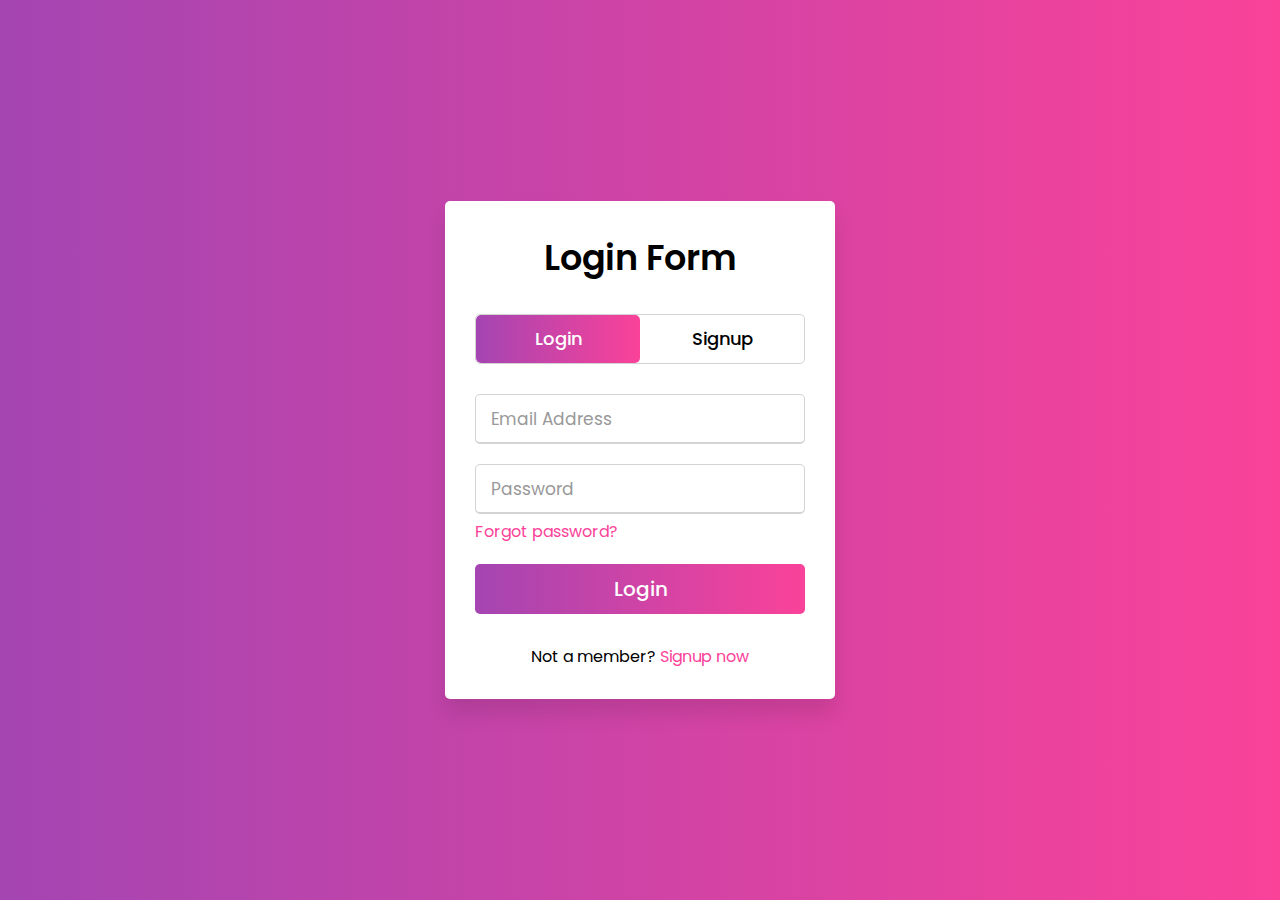
<file: login_n.html>
<!DOCTYPE html>

<html>
    <style>
        @import url('https://fonts.googleapis.com/css?family=Poppins:400,500,600,700&display=swap');
        *{
        margin: 0;
        padding: 0;
        box-sizing: border-box;
        font-family: 'Poppins', sans-serif;
        }
        html,body{
        display: grid;
        height: 100%;
        width: 100%;
        place-items: center;
        background: -webkit-linear-gradient(left, #a445b2, #fa4299);
        }
        ::selection{
        background-image: linear-gradient( rgba(0, 0, 0, 0.6), rgba(7, 4, 0, 0.2) ),url(img/footer-bg-1.png);
        background-size: cover;
        color: #fff;
        }
        .wrapper{
        overflow: hidden;
        max-width: 390px;
        background: #fff;
        padding: 30px;
        border-radius: 5px;
        box-shadow: 0px 15px 20px rgba(0,0,0,0.1);
        }
        .wrapper .title-text{
        display: flex;
        width: 200%;
        }
        .wrapper .title{
        width: 50%;
        font-size: 35px;
        font-weight: 600;
        text-align: center;
        transition: all 0.6s cubic-bezier(0.68,-0.55,0.265,1.55);
        }
        .wrapper .slide-controls{
        position: relative;
        display: flex;
        height: 50px;
        width: 100%;
        overflow: hidden;
        margin: 30px 0 10px 0;
        justify-content: space-between;
        border: 1px solid lightgrey;
        border-radius: 5px;
        }
        .slide-controls .slide{
        height: 100%;
        width: 100%;
        color: #fff;
        font-size: 18px;
        font-weight: 500;
        text-align: center;
        line-height: 48px;
        cursor: pointer;
        z-index: 1;
        transition: all 0.6s ease;
        }
        .slide-controls label.signup{
        color: #000;
        }
        .slide-controls .slider-tab{
        position: absolute;
        height: 100%;
        width: 50%;
        left: 0;
        z-index: 0;
        border-radius: 5px;
        background: -webkit-linear-gradient(left, #a445b2, #fa4299);
        transition: all 0.6s cubic-bezier(0.68,-0.55,0.265,1.55);
        }
        input[type="radio"]{
        display: none;
        }
        #signup:checked ~ .slider-tab{
        left: 50%;
        }
        #signup:checked ~ label.signup{
        color: #fff;
        cursor: default;
        user-select: none;
        }
        #signup:checked ~ label.login{
        color: #000;
        }
        #login:checked ~ label.signup{
        color: #000;
        }
        #login:checked ~ label.login{
            cursor: default;
            user-select: none;
        }
        .wrapper .form-container{
            width: 100%;
            overflow: hidden;
        }
        .form-container .form-inner{
            display: flex;
            width: 200%;
        }
        .form-container .form-inner form{
            width: 50%;
            transition: all 0.6s cubic-bezier(0.68,-0.55,0.265,1.55);
        }
        .form-inner form .field{
            height: 50px;
            width: 100%;
            margin-top: 20px;
        }
        .form-inner form .field input{
            height: 100%;
            width: 100%;
            outline: none;
            padding-left: 15px;
            border-radius: 5px;
            border: 1px solid lightgrey;
            border-bottom-width: 2px;
            font-size: 17px;
            transition: all 0.3s ease;
        }
        .form-inner form .field input:focus{
        border-color: #fc83bb;
        /* box-shadow: inset 0 0 3px #fb6aae; */
        }
        .form-inner form .field input::placeholder{
            color: #999;
            transition: all 0.3s ease;
        }
        form .field input:focus::placeholder{
        color: #b3b3b3;
        }
        .form-inner form .pass-link{
        margin-top: 5px;
        }
        .form-inner form .signup-link{
            text-align: center;
            margin-top: 30px;
        }
        .form-inner form .pass-link a,
        .form-inner form .signup-link a{
            color: #fa4299;
            text-decoration: none;
        }
        .form-inner form .pass-link a:hover,
        .form-inner form .signup-link a:hover{
        text-decoration: underline;
        }
        form .btn{
            height: 50px;
            width: 100%;
            border-radius: 5px;
            position: relative;
            overflow: hidden;
        }
        form .btn .btn-layer{
            height: 100%;
            width: 300%;
            position: absolute;
            left: -100%;
            background: -webkit-linear-gradient(right, #a445b2, #fa4299, #a445b2, #fa4299);
            border-radius: 5px;
            transition: all 0.4s ease;;
        }
        form .btn:hover .btn-layer{
        left: 0;
        }
        form .btn input[type="submit"]{
            height: 100%;
            width: 100%;
            z-index: 1;
            position: relative;
            background: none;
            border: none;
            color: #fff;
            padding-left: 0;
            border-radius: 5px;
            font-size: 20px;
            font-weight: 500;
            cursor: pointer;
        }
    </style>
    <div class="wrapper">
    <div class="title-text">
      <div class="title login">
        Login Form
      </div>
      <div class="title signup">
        Signup Form
      </div>
    </div>
    <div class="form-container">
      <div class="slide-controls">
        <input type="radio" name="slide" id="login" checked>
        <input type="radio" name="slide" id="signup">
        <label for="login" class="slide login">Login</label>
        <label for="signup" class="slide signup">Signup</label>
        <div class="slider-tab"></div>
      </div>
      <div class="form-inner">
        <form action="#" class="login">
          <div class="field">
            <input type="text" placeholder="Email Address" required>
          </div>
          <div class="field">
            <input type="password" placeholder="Password" required>
          </div>
          <div class="pass-link">
            <a href="#">Forgot password?</a>
          </div>
          <div class="field btn">
            <div class="btn-layer"></div>
            <input type="submit" value="Login">
          </div>
          <div class="signup-link">
            Not a member? <a href="">Signup now</a>
          </div>
        </form>
        <form action="#" class="signup">
          <div class="field">
            <input type="text" placeholder="Email Address" required>
          </div>
          <div class="field">
            <input type="password" placeholder="Password" required>
          </div>
          <div class="field">
            <input type="password" placeholder="Confirm password" required>
          </div>
          <div class="field btn">
            <div class="btn-layer"></div>
            <input type="submit" value="Signup">
          </div>
        </form>
      </div>
    </div>
  </div>
  <script>
    const loginText = document.querySelector(".title-text .login");
    const loginForm = document.querySelector("form.login");
    const loginBtn = document.querySelector("label.login");
    const signupBtn = document.querySelector("label.signup");
    const signupLink = document.querySelector("form .signup-link a");
    signupBtn.onclick = (()=>{
    loginForm.style.marginLeft = "-50%";
    loginText.style.marginLeft = "-50%";});
    loginBtn.onclick = (()=>{
        loginForm.style.marginLeft = "0%";
        loginText.style.marginLeft = "0%";});
    signupLink.onclick = (()=>{
    signupBtn.click();
    return false;
    });
  </script>
</html>
</file>
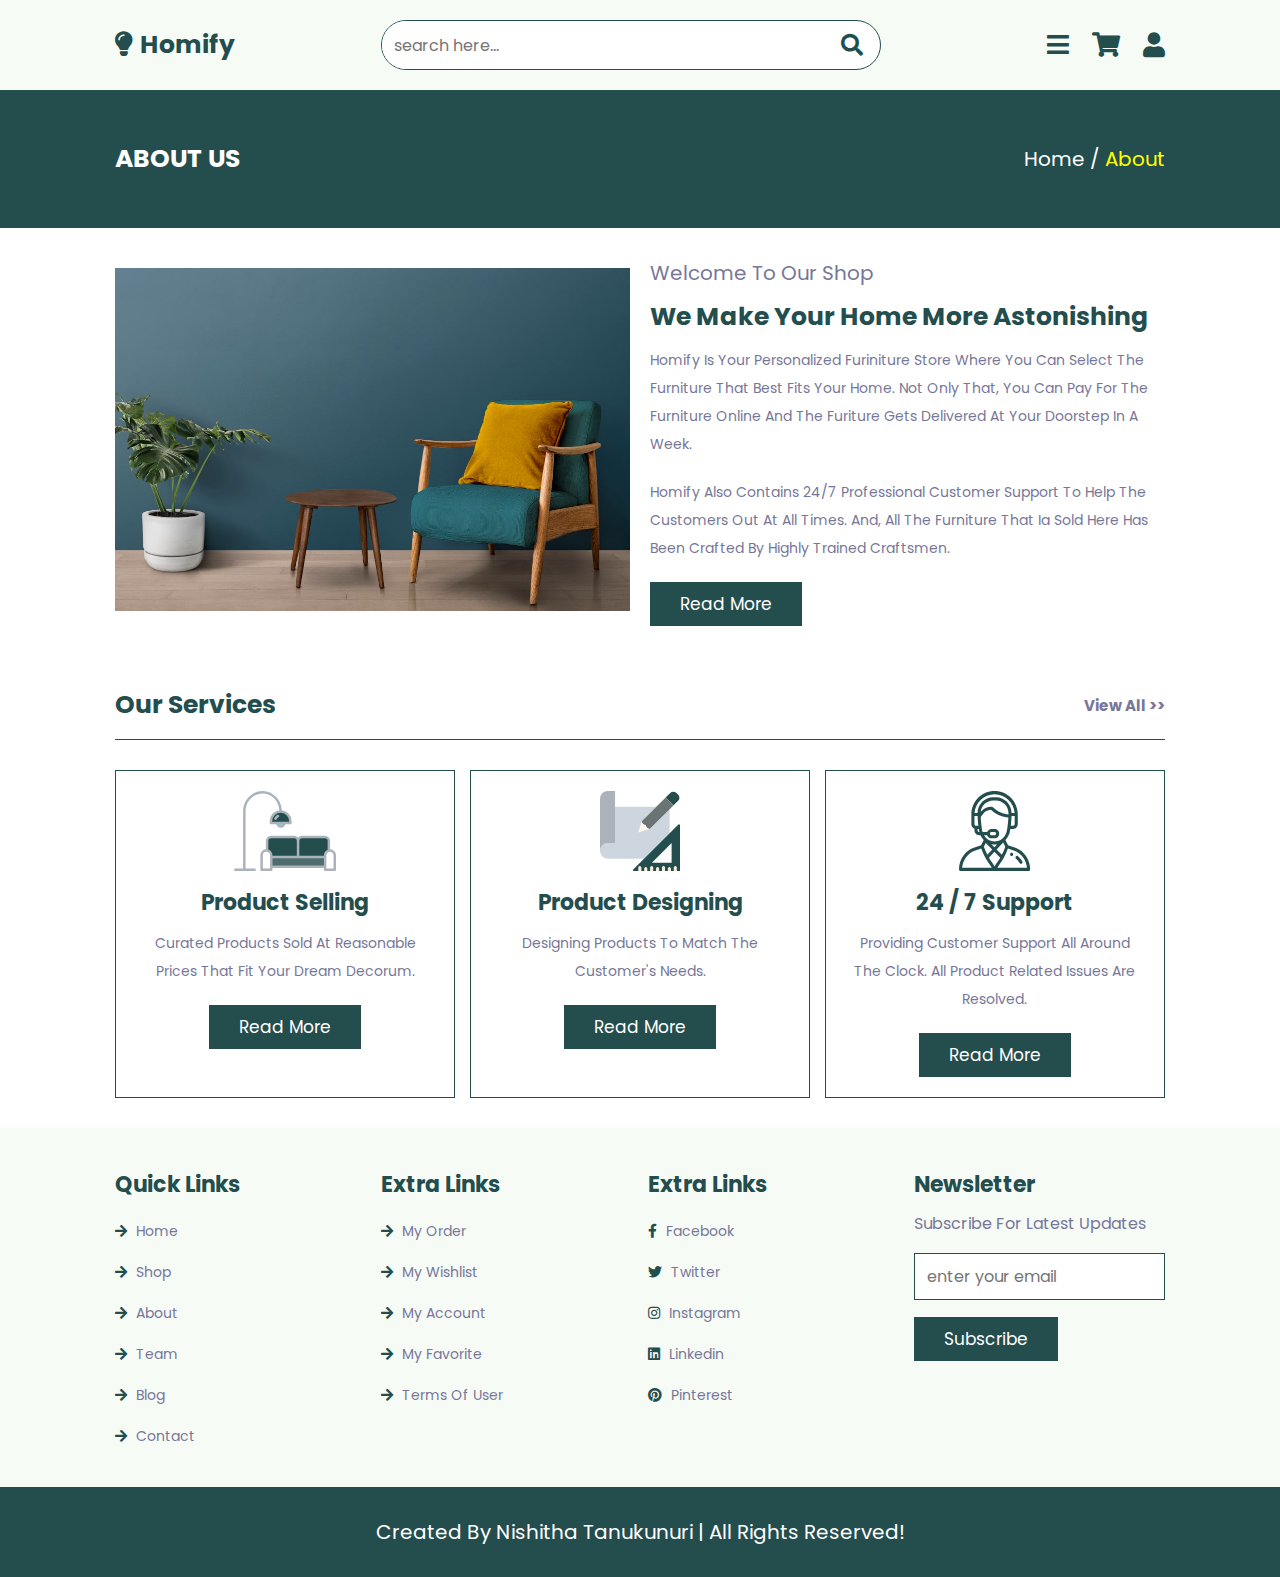
<file: furniture website/about.html>
<!DOCTYPE html>
<html lang="en">
<head>
    <meta charset="UTF-8">
    <meta http-equiv="X-UA-Compatible" content="IE=edge">
    <meta name="viewport" content="width=device-width, initial-scale=1.0">
    <title>about</title>

    <!-- font awesome cdn link  -->
    <link rel="stylesheet" href="https://cdnjs.cloudflare.com/ajax/libs/font-awesome/5.15.4/css/all.min.css">

    <!-- custom css file link  -->
    <link rel="stylesheet" href="css/style.css">

</head>
<body>

<!-- header section starts  -->

<header class="header">

    <a href="home.html" class="logo"> <i class="fas fa-lightbulb"></i> Homify </a>

    <form action="" class="search-form">
        <input type="search" placeholder="search here..." id="search-box">
        <label for="search-box" class="fas fa-search"></label>
    </form>

    <div class="icons">
        <div id="menu-btn" class="fas fa-bars"></div>
        <div id="search-btn" class="fas fa-search"></div>
        <div id="cart-btn" class="fas fa-shopping-cart"></div>
        <div id="login-btn" class="fas fa-user"></div>
    </div>

</header>

<!-- header section ends  -->

<!-- closer btn  -->

<div id="closer" class="fas fa-times"></div>

<!-- navbar  -->

<nav class="navbar">
    <a href="home.html">home</a>
    <a href="shop.html">shop</a>
    <a href="about.html">about</a>
    <a href="blog.html">blog</a>
    <a href="contact.html">contact</a>
</nav>

<!-- shopping cart  -->

<div class="shopping-cart">

    <div class="box">
        <i class="fas fa-times"></i>
        <img src="image/cart-img-1.jpg" alt="">
        <div class="content">
            <h3>designer chair</h3>
            <span class="quantity"> 1 </span>
            <span class="multiply"> x </span>
            <span class="price"> $140.00 </span>
        </div>
    </div>

    <div class="box">
        <i class="fas fa-times"></i>
        <img src="image/cart-img-2.jpg" alt="">
        <div class="content">
            <h3>teakwood chair</h3>
            <span class="quantity"> 1 </span>
            <span class="multiply"> x </span>
            <span class="price"> $140.00 </span>
        </div>
    </div>

    <div class="box">
        <i class="fas fa-times"></i>
        <img src="image/cart-img-3.jpg" alt="">
        <div class="content">
            <h3>book holder</h3>
            <span class="quantity"> 1 </span>
            <span class="multiply"> x </span>
            <span class="price"> $140.00 </span>
        </div>
    </div>

    <div class="box">
        <i class="fas fa-times"></i>
        <img src="image/cart-img-4.jpg" alt="">
        <div class="content">
            <h3>resting chair</h3>
            <span class="quantity"> 1 </span>
            <span class="multiply"> x </span>
            <span class="price"> $140.00 </span>
        </div>
    </div>

    <h3 class="total"> total : <span>$560.00</span> </h3>

    <a href="./paymentform.html" class="btn">checkout cart</a>

</div>


<!-- login form  -->

<div class="login-form">

    <form action="">
        <h3>login form</h3>
        <input type="email" placeholder="enter your email" class="box">
        <input type="password" placeholder="enter your password" class="box">
        <div class="remember">
            <input type="checkbox" name="" id="remember-me">
            <label for="remember-me">remember me</label>
        </div>
        <a href="./profile.html" class="btn">submit</a>
        <p>forgot password? <a href="#">click here</a></p>
        <p>don't have an account? <a href="#">create now</a></p>
    </form>

</div>

<section class="heading">
    <h3>about us</h3>
    <p> <a href="home.html">home</a> / <span>about</span> </p>
</section>

<section class="about">

    <div class="image">
        <img src="image/about-img.jpg" alt="">
    </div>

    <div class="content">
        <span>welcome to our shop</span>
        <h3>we make your home more astonishing</h3>
        <p>Homify is your personalized furiniture store where you can select the furniture that best fits your home. Not only that, you can pay for the furniture online and the furiture gets delivered at your doorstep in a week.</p>
        <p>Homify also contains 24/7 professional customer support to help the customers out at all times. And, all the furniture that ia sold here has been crafted by highly trained craftsmen.</p>
        <a href="read.html" class="btn">read more</a>
    </div>

</section>

<section class="services">

    <h1 class="title"> <span>our services</span> <a href="#">view all >></a> </h1>

    <div class="box-container">

        <div class="box">
            <img src="image/serv-1.svg" alt="">
            <h3>product selling</h3>
            <p>Curated products sold at reasonable prices that fit your dream decorum.</p>
            <a href="read.html" class="btn">read more</a>
        </div>

        <div class="box">
            <img src="image/serv-2.svg" alt="">
            <h3>product designing</h3>
            <p>Designing products to match the customer's needs.</p>
            <a href="read.html" class="btn">read more</a>
        </div>

        <div class="box">
            <img src="image/serv-3.svg" alt="">
            <h3>24 / 7 support</h3>
            <p>Providing Customer Support all around the clock. All product related issues are resolved.</p>
            <a href="read.html" class="btn">read more</a>
        </div>

    </div>

</section>

<!-- footer section  -->

<section class="footer">

    <div class="box-container">

        <div class="box">
            <h3>quick links</h3>
            <a href="home.html"> <i class="fas fa-arrow-right"></i> home</a>
            <a href="shop.html"> <i class="fas fa-arrow-right"></i> shop</a>
            <a href="about.html"> <i class="fas fa-arrow-right"></i> about</a>
            <a href="team.html"> <i class="fas fa-arrow-right"></i> team</a>
            <a href="blog.html"> <i class="fas fa-arrow-right"></i> blog</a>
            <a href="contact.html"> <i class="fas fa-arrow-right"></i> contact</a>
        </div>

        <div class="box">
            <h3>extra links</h3>
            <a href="#"> <i class="fas fa-arrow-right"></i> my order</a>
            <a href="#"> <i class="fas fa-arrow-right"></i> my wishlist</a>
            <a href="#"> <i class="fas fa-arrow-right"></i> my account</a>
            <a href="#"> <i class="fas fa-arrow-right"></i> my favorite</a>
            <a href="#"> <i class="fas fa-arrow-right"></i> terms of user</a>
        </div>

        <div class="box">
            <h3>extra links</h3>
            <a href="#"> <i class="fab fa-facebook-f"></i> facebook</a>
            <a href="#"> <i class="fab fa-twitter"></i> twitter</a>
            <a href="#"> <i class="fab fa-instagram"></i> instagram</a>
            <a href="#"> <i class="fab fa-linkedin"></i> linkedin</a>
            <a href="#"> <i class="fab fa-pinterest"></i> pinterest</a>
        </div>

        <div class="box">
            <h3>newsletter</h3>
            <p>subscribe for latest updates</p>
            <form action="">
                <input type="email" name="" placeholder="enter your email" id="">
                <input type="submit" value="subscribe" class="btn">
            </form>
        </div>

    </div>

</section>

<section class="credit">
    Created by Nishitha Tanukunuri | All Rights Reserved!
</section>

<!-- custom js file link  -->
<script src="js/script.js"></script>
    
</body>
</html>
</file>
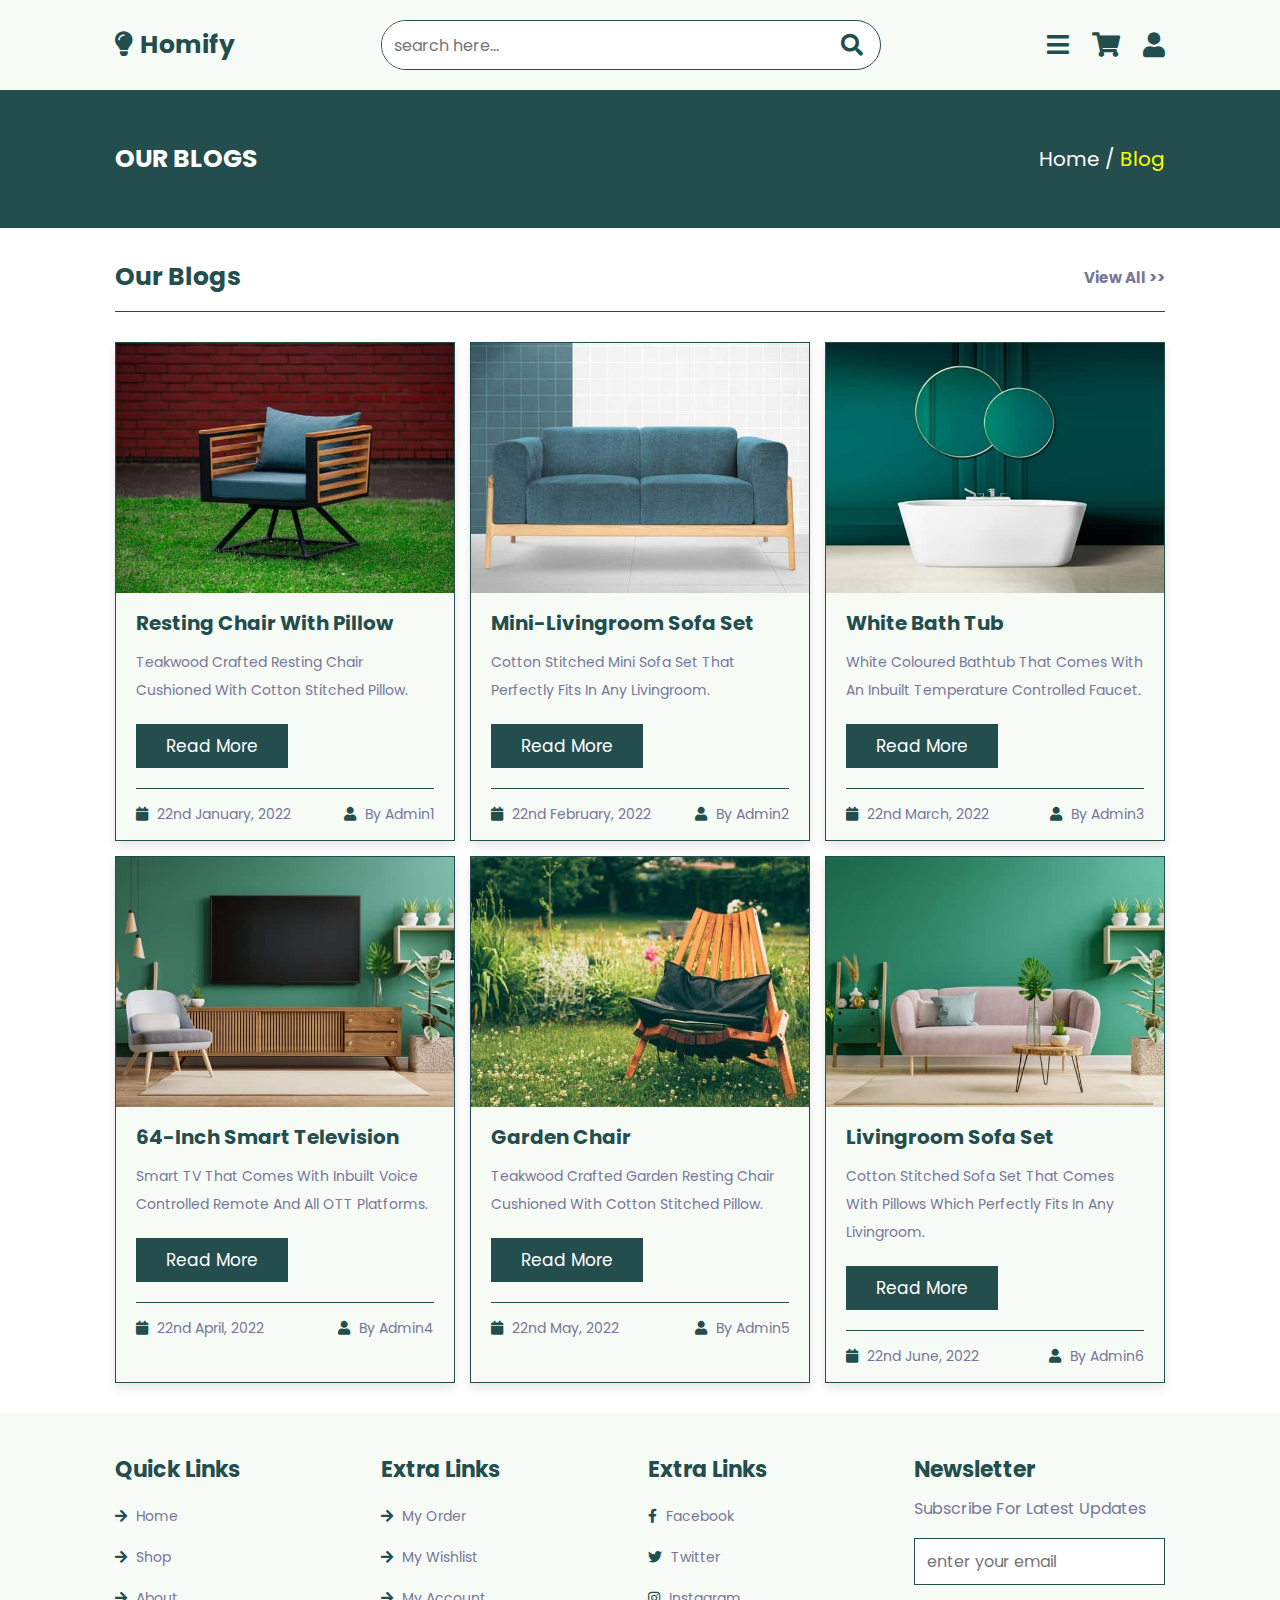
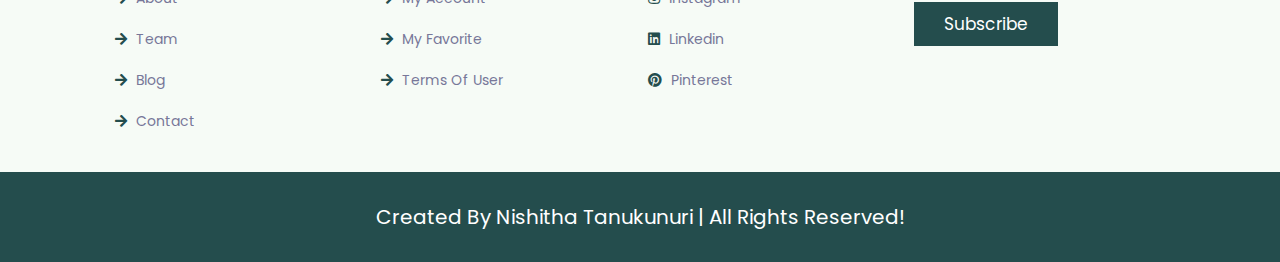
<file: furniture website/blog.html>
<!DOCTYPE html>
<html lang="en">
<head>
    <meta charset="UTF-8">
    <meta http-equiv="X-UA-Compatible" content="IE=edge">
    <meta name="viewport" content="width=device-width, initial-scale=1.0">
    <title>blog</title>

    <!-- font awesome cdn link  -->
    <link rel="stylesheet" href="https://cdnjs.cloudflare.com/ajax/libs/font-awesome/5.15.4/css/all.min.css">

    <!-- custom css file link  -->
    <link rel="stylesheet" href="css/style.css">

</head>
<body>

<!-- header section starts  -->

<header class="header">

    <a href="home.html" class="logo"> <i class="fas fa-lightbulb"></i> Homify </a>

    <form action="" class="search-form">
        <input type="search" placeholder="search here..." id="search-box">
        <label for="search-box" class="fas fa-search"></label>
    </form>

    <div class="icons">
        <div id="menu-btn" class="fas fa-bars"></div>
        <div id="search-btn" class="fas fa-search"></div>
        <div id="cart-btn" class="fas fa-shopping-cart"></div>
        <div id="login-btn" class="fas fa-user"></div>
    </div>

</header>

<!-- header section ends  -->

<!-- closer btn  -->

<div id="closer" class="fas fa-times"></div>

<!-- navbar  -->

<nav class="navbar">
    <a href="home.html">home</a>
    <a href="shop.html">shop</a>
    <a href="about.html">about</a>
    <a href="blog.html">blog</a>
    <a href="contact.html">contact</a>
</nav>

<!-- shopping cart  -->

<div class="shopping-cart">

    <div class="box">
        <i class="fas fa-times"></i>
        <img src="image/cart-img-1.jpg" alt="">
        <div class="content">
            <h3>designer chair</h3>
            <span class="quantity"> 1 </span>
            <span class="multiply"> x </span>
            <span class="price"> $140.00 </span>
        </div>
    </div>

    <div class="box">
        <i class="fas fa-times"></i>
        <img src="image/cart-img-2.jpg" alt="">
        <div class="content">
            <h3>teakwood chair</h3>
            <span class="quantity"> 1 </span>
            <span class="multiply"> x </span>
            <span class="price"> $140.00 </span>
        </div>
    </div>

    <div class="box">
        <i class="fas fa-times"></i>
        <img src="image/cart-img-3.jpg" alt="">
        <div class="content">
            <h3>book holder</h3>
            <span class="quantity"> 1 </span>
            <span class="multiply"> x </span>
            <span class="price"> $140.00 </span>
        </div>
    </div>

    <div class="box">
        <i class="fas fa-times"></i>
        <img src="image/cart-img-4.jpg" alt="">
        <div class="content">
            <h3>resting chair</h3>
            <span class="quantity"> 1 </span>
            <span class="multiply"> x </span>
            <span class="price"> $140.00 </span>
        </div>
    </div>

    <h3 class="total"> total : <span>$560.00</span> </h3>

    <a href="./paymentform.html" class="btn">checkout cart</a>

</div>

<!-- login form  -->

<div class="login-form">

    <form action="">
        <h3>login form</h3>
        <input type="email" placeholder="enter your email" class="box">
        <input type="password" placeholder="enter your password" class="box">
        <div class="remember">
            <input type="checkbox" name="" id="remember-me">
            <label for="remember-me">remember me</label>
        </div>
        <a href="./profile.html" class="btn">submit</a>
        <p>forgot password? <a href="#">click here</a></p>
        <p>don't have an account? <a href="#">create now</a></p>
    </form>

</div>


<section class="heading">
    <h3>our blogs</h3>
    <p> <a href="home.html">home</a> / <span>blog</span> </p>
</section>

<section class="blog">

    <h1 class="title"> <span>our blogs</span> <a href="#">view all >></a> </h1>

    <div class="box-container">

        <div class="box">
            <div class="image">
                <img src="image/blog-1.jpg" alt="">
            </div>
            <div class="content">
                <h3>Resting chair with pillow</h3>
                <p>Teakwood crafted resting chair cushioned with cotton stitched pillow.</p>
                <a href="#" class="btn">read more</a>
                <div class="icons">
                    <a href="#"> <i class="fas fa-calendar"></i> 22nd january, 2022 </a>
                    <a href="#"> <i class="fas fa-user"></i> by admin1 </a>
                </div>
            </div>
        </div>
        
        <div class="box">
            <div class="image">
                <img src="image/blog-2.jpg" alt="">
            </div>
            <div class="content">
                <h3>Mini-Livingroom Sofa Set</h3>
                <p>Cotton stitched mini sofa set that perfectly fits in any livingroom.</p>
                <a href="#" class="btn">read more</a>
                <div class="icons">
                    <a href="#"> <i class="fas fa-calendar"></i> 22nd february, 2022 </a>
                    <a href="#"> <i class="fas fa-user"></i> by admin2 </a>
                </div>
            </div>
        </div>


        <div class="box">
            <div class="image">
                <img src="image/blog-3.jpg" alt="">
            </div>
            <div class="content">
                <h3>White Bath Tub</h3>
                <p>White coloured bathtub that comes with an inbuilt temperature controlled faucet.</p>
                <a href="#" class="btn">read more</a>
                <div class="icons">
                    <a href="#"> <i class="fas fa-calendar"></i> 22nd march, 2022 </a>
                    <a href="#"> <i class="fas fa-user"></i> by admin3 </a>
                </div>
            </div>
        </div>

        <div class="box">
            <div class="image">
                <img src="image/blog-4.jpg" alt="">
            </div>
            <div class="content">
                <h3>64-inch Smart Television</h3>
                <p>Smart TV that comes with inbuilt voice controlled remote and all OTT platforms.</p>
                <a href="#" class="btn">read more</a>
                <div class="icons">
                    <a href="#"> <i class="fas fa-calendar"></i> 22nd april, 2022 </a>
                    <a href="#"> <i class="fas fa-user"></i> by admin4 </a>
                </div>
            </div>
        </div>

        <div class="box">
            <div class="image">
                <img src="image/blog-5.jpg" alt="">
            </div>
            <div class="content">
                <h3>Garden chair</h3>
                <p>Teakwood crafted garden resting chair cushioned with cotton stitched pillow.</p>
                <a href="#" class="btn">read more</a>
                <div class="icons">
                    <a href="#"> <i class="fas fa-calendar"></i> 22nd may, 2022 </a>
                    <a href="#"> <i class="fas fa-user"></i> by admin5 </a>
                </div>
            </div>
        </div>

        <div class="box">
            <div class="image">
                <img src="image/blog-6.jpg" alt="">
            </div>
            <div class="content">
                <h3>Livingroom sofa set</h3>
                <p>Cotton stitched sofa set that comes with pillows which perfectly fits in any livingroom.</p>
                <a href="#" class="btn">read more</a>
                <div class="icons">
                    <a href="#"> <i class="fas fa-calendar"></i> 22nd june, 2022 </a>
                    <a href="#"> <i class="fas fa-user"></i> by admin6 </a>
                </div>
            </div>
        </div>

    </div>

</section>

<!-- footer section  -->

<section class="footer">

    <div class="box-container">

        <div class="box">
            <h3>quick links</h3>
            <a href="home.html"> <i class="fas fa-arrow-right"></i> home</a>
            <a href="shop.html"> <i class="fas fa-arrow-right"></i> shop</a>
            <a href="about.html"> <i class="fas fa-arrow-right"></i> about</a>
            <a href="team.html"> <i class="fas fa-arrow-right"></i> team</a>
            <a href="blog.html"> <i class="fas fa-arrow-right"></i> blog</a>
            <a href="contact.html"> <i class="fas fa-arrow-right"></i> contact</a>
        </div>

        <div class="box">
            <h3>extra links</h3>
            <a href="#"> <i class="fas fa-arrow-right"></i> my order</a>
            <a href="#"> <i class="fas fa-arrow-right"></i> my wishlist</a>
            <a href="#"> <i class="fas fa-arrow-right"></i> my account</a>
            <a href="#"> <i class="fas fa-arrow-right"></i> my favorite</a>
            <a href="#"> <i class="fas fa-arrow-right"></i> terms of user</a>
        </div>

        <div class="box">
            <h3>extra links</h3>
            <a href="#"> <i class="fab fa-facebook-f"></i> facebook</a>
            <a href="#"> <i class="fab fa-twitter"></i> twitter</a>
            <a href="#"> <i class="fab fa-instagram"></i> instagram</a>
            <a href="#"> <i class="fab fa-linkedin"></i> linkedin</a>
            <a href="#"> <i class="fab fa-pinterest"></i> pinterest</a>
        </div>

        <div class="box">
            <h3>newsletter</h3>
            <p>subscribe for latest updates</p>
            <form action="">
                <input type="email" name="" placeholder="enter your email" id="">
                <input type="submit" value="subscribe" class="btn">
            </form>
        </div>

    </div>

</section>

<section class="credit">
    Created by Nishitha Tanukunuri | All Rights Reserved!
</section>

<!-- custom js file link  -->
<script src="js/script.js"></script>
    
</body>
</html>
</file>
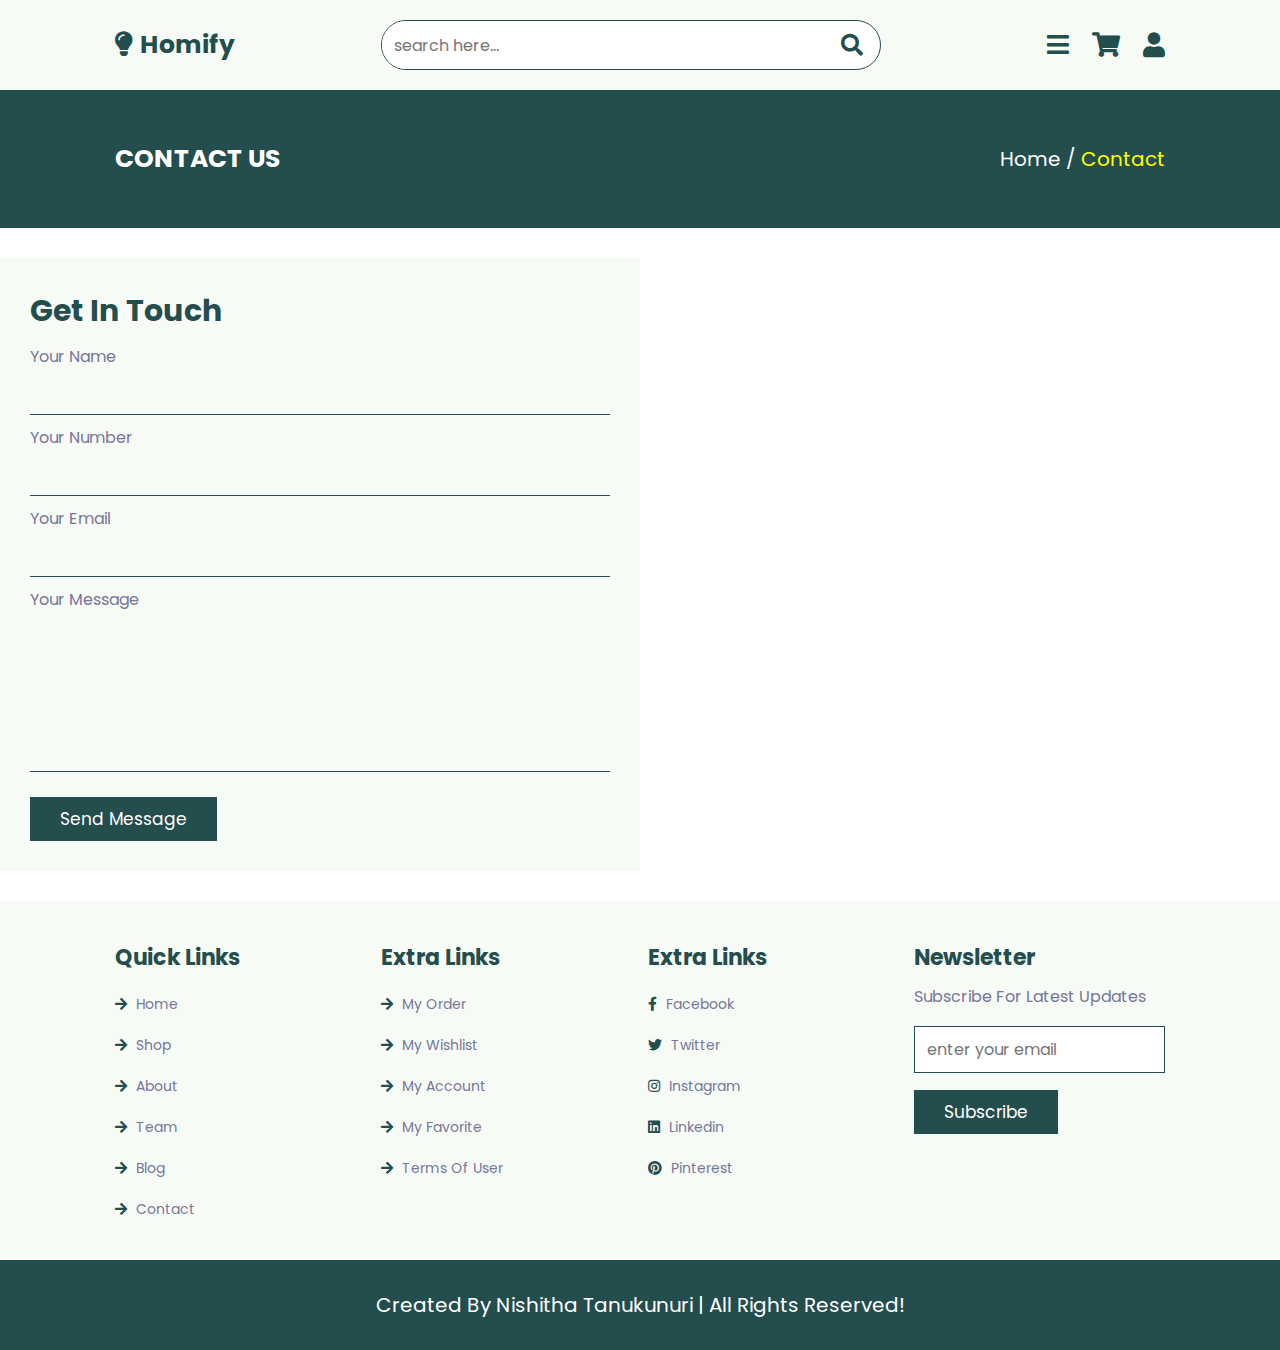
<file: furniture website/contact.html>
<!DOCTYPE html>
<html lang="en">
<head>
    <meta charset="UTF-8">
    <meta http-equiv="X-UA-Compatible" content="IE=edge">
    <meta name="viewport" content="width=device-width, initial-scale=1.0">
    <title>contact</title>

    <!-- font awesome cdn link  -->
    <link rel="stylesheet" href="https://cdnjs.cloudflare.com/ajax/libs/font-awesome/5.15.4/css/all.min.css">

    <!-- custom css file link  -->
    <link rel="stylesheet" href="css/style.css">

</head>
<body>

<!-- header section starts  -->

<header class="header">

    <a href="home.html" class="logo"> <i class="fas fa-lightbulb"></i> Homify </a>

    <form action="" class="search-form">
        <input type="search" placeholder="search here..." id="search-box">
        <label for="search-box" class="fas fa-search"></label>
    </form>

    <div class="icons">
        <div id="menu-btn" class="fas fa-bars"></div>
        <div id="search-btn" class="fas fa-search"></div>
        <div id="cart-btn" class="fas fa-shopping-cart"></div>
        <div id="login-btn" class="fas fa-user"></div>
    </div>

</header>

<!-- header section ends  -->

<!-- closer btn  -->

<div id="closer" class="fas fa-times"></div>

<!-- navbar  -->

<nav class="navbar">
    <a href="home.html">home</a>
    <a href="shop.html">shop</a>
    <a href="about.html">about</a>
    <a href="blog.html">blog</a>
    <a href="contact.html">contact</a>
</nav>

<!-- shopping cart  -->

<div class="shopping-cart">

    <div class="box">
        <i class="fas fa-times"></i>
        <img src="image/cart-img-1.jpg" alt="">
        <div class="content">
            <h3>designer chair</h3>
            <span class="quantity"> 1 </span>
            <span class="multiply"> x </span>
            <span class="price"> $140.00 </span>
        </div>
    </div>

    <div class="box">
        <i class="fas fa-times"></i>
        <img src="image/cart-img-2.jpg" alt="">
        <div class="content">
            <h3>teakwood chair</h3>
            <span class="quantity"> 1 </span>
            <span class="multiply"> x </span>
            <span class="price"> $140.00 </span>
        </div>
    </div>

    <div class="box">
        <i class="fas fa-times"></i>
        <img src="image/cart-img-3.jpg" alt="">
        <div class="content">
            <h3>book holder</h3>
            <span class="quantity"> 1 </span>
            <span class="multiply"> x </span>
            <span class="price"> $140.00 </span>
        </div>
    </div>

    <div class="box">
        <i class="fas fa-times"></i>
        <img src="image/cart-img-4.jpg" alt="">
        <div class="content">
            <h3>resting chair</h3>
            <span class="quantity"> 1 </span>
            <span class="multiply"> x </span>
            <span class="price"> $140.00 </span>
        </div>
    </div>

    <h3 class="total"> total : <span>$560.00</span> </h3>

    <a href="./paymentform.html" class="btn">checkout cart</a>

</div>


<!-- login form  -->

<div class="login-form">

    <form action="">
        <h3>login form</h3>
        <input type="email" placeholder="enter your email" class="box">
        <input type="password" placeholder="enter your password" class="box">
        <div class="remember">
            <input type="checkbox" name="" id="remember-me">
            <label for="remember-me">remember me</label>
        </div>
        <a href="./profile.html" class="btn">submit</a>
        <p>forgot password? <a href="#">click here</a></p>
        <p>don't have an account? <a href="#">create now</a></p>
    </form>

</div>


<section class="heading">
    <h3>contact us</h3>
    <p> <a href="home.html">home</a> / <span>contact</span> </p>
</section>

<div class="contact">

    <form action="">
        <h3>get in touch</h3>
        <span>your name</span>
        <input type="text" class="box">
        <span>your number</span>
        <input type="number" class="box">
        <span>your email</span>
        <input type="email" class="box">
        <span>your message</span>
        <textarea class="box" name="" id="" cols="30" rows="10"></textarea>
        <input type="submit" value="send message" class="btn">
    </form>

    <iframe class="map" src="https://www.google.com/maps/embed?pb=!1m18!1m12!1m3!1d30153.788252261566!2d72.82321484621745!3d19.141690214227783!2m3!1f0!2f0!3f0!3m2!1i1024!2i768!4f13.1!3m3!1m2!1s0x3be7b63aceef0c69%3A0x2aa80cf2287dfa3b!2sJogeshwari%20West%2C%20Mumbai%2C%20Maharashtra%20400047!5e0!3m2!1sen!2sin!4v1634314289650!5m2!1sen!2sin" allowfullscreen="" loading="lazy"></iframe>

</div>

<!-- footer section  -->

<section class="footer">

    <div class="box-container">

        <div class="box">
            <h3>quick links</h3>
            <a href="home.html"> <i class="fas fa-arrow-right"></i> home</a>
            <a href="shop.html"> <i class="fas fa-arrow-right"></i> shop</a>
            <a href="about.html"> <i class="fas fa-arrow-right"></i> about</a>
            <a href="team.html"> <i class="fas fa-arrow-right"></i> team</a>
            <a href="blog.html"> <i class="fas fa-arrow-right"></i> blog</a>
            <a href="contact.html"> <i class="fas fa-arrow-right"></i> contact</a>
        </div>

        <div class="box">
            <h3>extra links</h3>
            <a href="#"> <i class="fas fa-arrow-right"></i> my order</a>
            <a href="#"> <i class="fas fa-arrow-right"></i> my wishlist</a>
            <a href="#"> <i class="fas fa-arrow-right"></i> my account</a>
            <a href="#"> <i class="fas fa-arrow-right"></i> my favorite</a>
            <a href="#"> <i class="fas fa-arrow-right"></i> terms of user</a>
        </div>

        <div class="box">
            <h3>extra links</h3>
            <a href="#"> <i class="fab fa-facebook-f"></i> facebook</a>
            <a href="#"> <i class="fab fa-twitter"></i> twitter</a>
            <a href="#"> <i class="fab fa-instagram"></i> instagram</a>
            <a href="#"> <i class="fab fa-linkedin"></i> linkedin</a>
            <a href="#"> <i class="fab fa-pinterest"></i> pinterest</a>
        </div>

        <div class="box">
            <h3>newsletter</h3>
            <p>subscribe for latest updates</p>
            <form action="">
                <input type="email" name="" placeholder="enter your email" id="">
                <input type="submit" value="subscribe" class="btn">
            </form>
        </div>

    </div>

</section>

<section class="credit">
    created by Nishitha Tanukunuri | All Rights Reserved!
</section>

<!-- custom js file link  -->
<script src="js/script.js"></script>
    
</body>
</html>
</file>
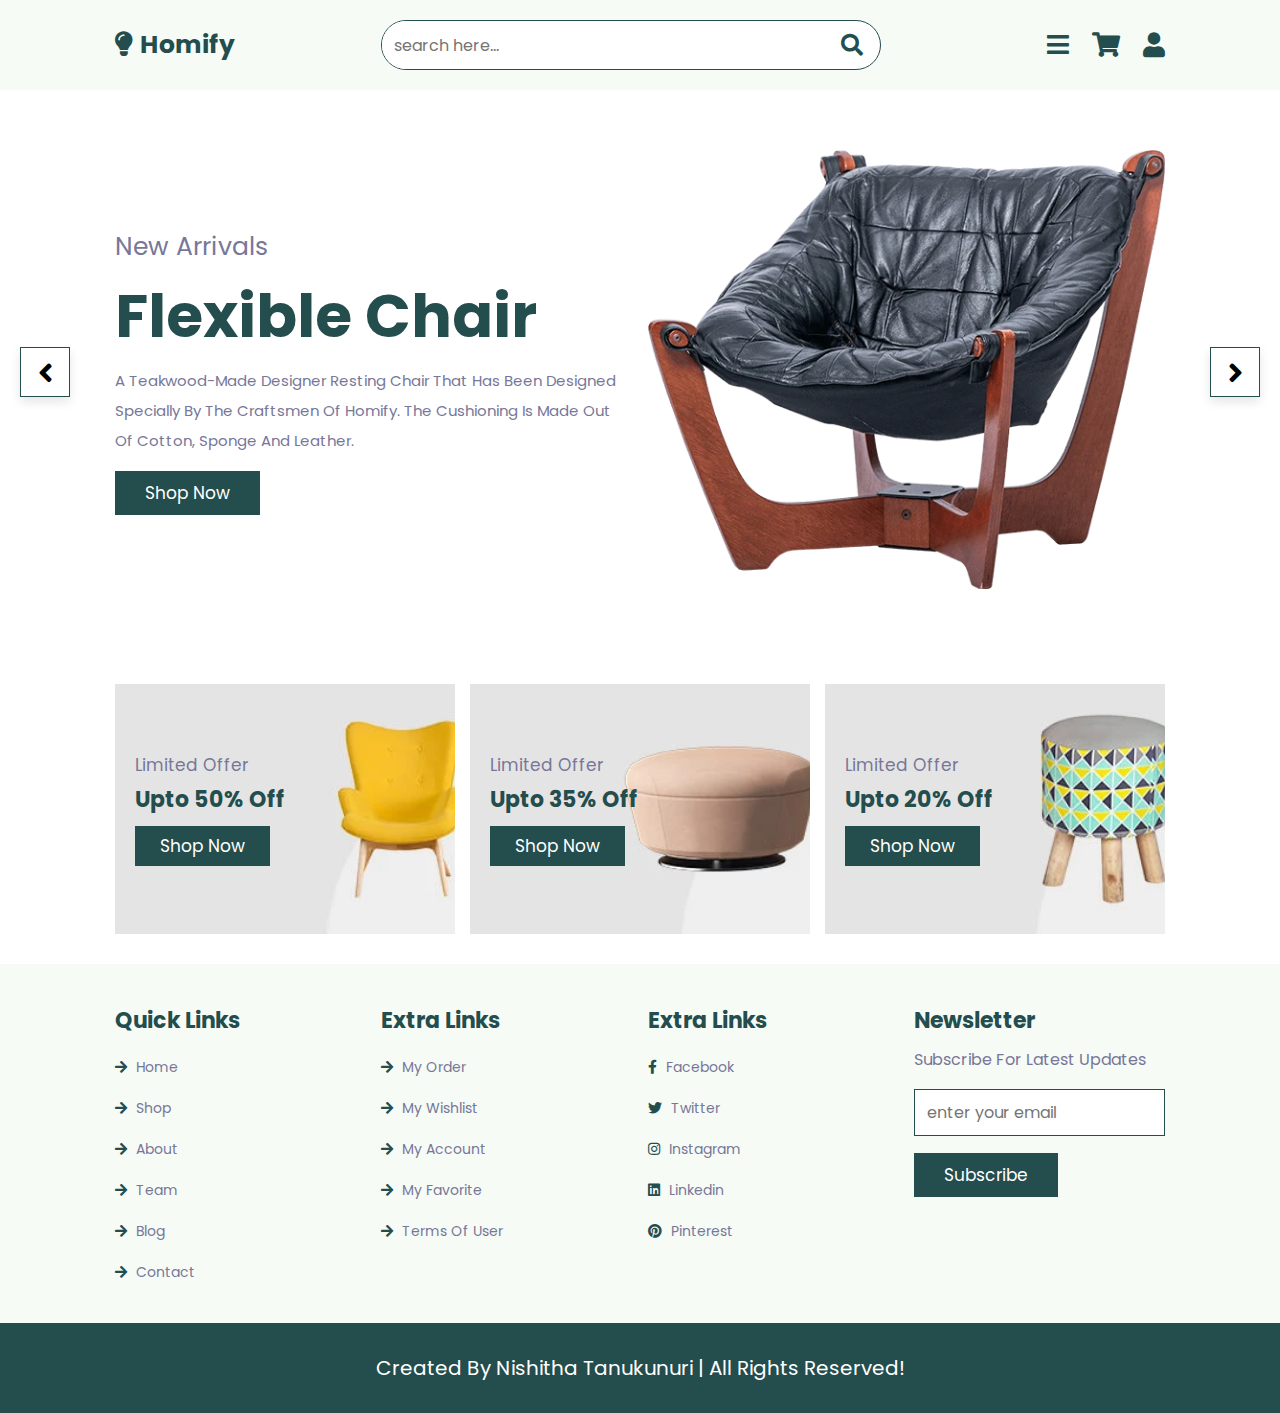
<file: furniture website/home.html>
<!DOCTYPE html>
<html lang="en">
<head>
    <meta charset="UTF-8">
    <meta http-equiv="X-UA-Compatible" content="IE=edge">
    <meta name="viewport" content="width=device-width, initial-scale=1.0">
    <title>home</title>

    <!-- font awesome cdn link  -->
    <link rel="stylesheet" href="https://cdnjs.cloudflare.com/ajax/libs/font-awesome/5.15.4/css/all.min.css">

    <!-- custom css file link  -->
    <link rel="stylesheet" href="css/style.css">

</head>
<body>

<!-- header section starts  -->

<header class="header">

    <a href="home.html" class="logo"> <i class="fas fa-lightbulb"></i> Homify </a>

    <form action="" class="search-form">
        <input type="search" placeholder="search here..." id="search-box">
        <label for="search-box" class="fas fa-search"></label>
    </form>

    <div class="icons">
        <div id="menu-btn" class="fas fa-bars"></div>
        <div id="search-btn" class="fas fa-search"></div>
        <div id="cart-btn" class="fas fa-shopping-cart"></div>
        <div id="login-btn" class="fas fa-user"></div>
    </div>

</header>

<!-- header section ends  -->

<!-- closer btn  -->

<div id="closer" class="fas fa-times"></div>

<!-- navbar  -->

<nav class="navbar">
    <a href="home.html">home</a>
    <a href="shop.html">shop</a>
    <a href="about.html">about</a>
    <a href="blog.html">blog</a>
    <a href="contact.html">contact</a>
</nav>

<!-- shopping cart  -->

<div class="shopping-cart">

    <div class="box">
        <i class="fas fa-times"></i>
        <img src="image/cart-img-1.jpg" alt="">
        <div class="content">
            <h3>designer chair</h3>
            <span class="quantity"> 1 </span>
            <span class="multiply"> x </span>
            <span class="price"> $140.00 </span>
        </div>
    </div>

    <div class="box">
        <i class="fas fa-times"></i>
        <img src="image/cart-img-2.jpg" alt="">
        <div class="content">
            <h3>teakwood chair</h3>
            <span class="quantity"> 1 </span>
            <span class="multiply"> x </span>
            <span class="price"> $140.00 </span>
        </div>
    </div>

    <div class="box">
        <i class="fas fa-times"></i>
        <img src="image/cart-img-3.jpg" alt="">
        <div class="content">
            <h3>book holder</h3>
            <span class="quantity"> 1 </span>
            <span class="multiply"> x </span>
            <span class="price"> $140.00 </span>
        </div>
    </div>

    <div class="box">
        <i class="fas fa-times"></i>
        <img src="image/cart-img-4.jpg" alt="">
        <div class="content">
            <h3>resting chair</h3>
            <span class="quantity"> 1 </span>
            <span class="multiply"> x </span>
            <span class="price"> $140.00 </span>
        </div>
    </div>

    <h3 class="total"> total : <span>$560.00</span> </h3>

    <a href="./paymentform.html" class="btn">checkout cart</a>

</div>

<!-- login form  -->

<div class="login-form">

    <form action="">
        <h3>login form</h3>
        <input type="email" placeholder="enter your email" class="box">
        <input type="password" placeholder="enter your password" class="box">
        <div class="remember">
            <input type="checkbox" name="" id="remember-me">
            <label for="remember-me">remember me</label>
        </div>
        <a href="./profile.html" class="btn">submit</a>
        <p>forgot password? <a href="#">click here</a></p>
        <p>don't have an account? <a href="#">create now</a></p>
    </form>

</div>

<!-- home section starts  -->

<section class="home">

    <div class="slides-container">

        <div class="slide active">
            <div class="content">
                <span>new arrivals</span>
                <h3>flexible chair</h3>
                <p>A teakwood-made designer resting chair that has been designed specially by the craftsmen of Homify. The cushioning is made out of cotton, sponge and leather.</p>
                <a href="shop.html" class="btn">shop now</a>
            </div>
            <div class="image">
                <img src="image/home-img-1.png" alt="">
            </div>
        </div>

        <div class="slide">
            <div class="content">
                <span>new arrivals</span>
                <h3>leather sofa chair</h3>
                <p>A leather finished sofa that has been designed specially by the craftsmen of Homify. The cushioning is made out of cotton, sponge and leather and it also comes with 2 pillows.</p>
                <a href="shop.html" class="btn">shop now</a>
            </div>
            <div class="image">
                <img src="image/home-img-2.png" alt="">
            </div>
        </div>

    </div>

    <div id="slide-next" onclick="next()" class="fas fa-angle-right"></div>
    <div id="slide-prev" onclick="prev()" class="fas fa-angle-left"></div>

</section>

<!-- home section ends -->

<!-- banner section starts  -->

<section class="banner-container">

    <div class="banner">
        <img src="image/banner-1.jpg" alt="">
        <div class="content">
            <span>limited offer</span>
            <h3>upto 50% off</h3>
            <a href="shop.html" class="btn">shop now</a>
        </div>
    </div>

    <div class="banner">
        <img src="image/banner-2.jpg" alt="">
        <div class="content">
            <span>limited offer</span>
            <h3>upto 35% off</h3>
            <a href="shop.html" class="btn">shop now</a>
        </div>
    </div>

    <div class="banner">
        <img src="image/banner-3.jpg" alt="">
        <div class="content">
            <span>limited offer</span>
            <h3>upto 20% off</h3>
            <a href="shop.html" class="btn">shop now</a>
        </div>
    </div>

</section>

<!-- banner section ends -->

<!-- footer section  -->

<section class="footer">

    <div class="box-container">

        <div class="box">
            <h3>quick links</h3>
            <a href="home.html"> <i class="fas fa-arrow-right"></i> home</a>
            <a href="shop.html"> <i class="fas fa-arrow-right"></i> shop</a>
            <a href="about.html"> <i class="fas fa-arrow-right"></i> about</a>
            <a href="team.html"> <i class="fas fa-arrow-right"></i> team</a>
            <a href="blog.html"> <i class="fas fa-arrow-right"></i> blog</a>
            <a href="contact.html"> <i class="fas fa-arrow-right"></i> contact</a>
        </div>

        <div class="box">
            <h3>extra links</h3>
            <a href="#"> <i class="fas fa-arrow-right"></i> my order</a>
            <a href="#"> <i class="fas fa-arrow-right"></i> my wishlist</a>
            <a href="#"> <i class="fas fa-arrow-right"></i> my account</a>
            <a href="#"> <i class="fas fa-arrow-right"></i> my favorite</a>
            <a href="#"> <i class="fas fa-arrow-right"></i> terms of user</a>
        </div>

        <div class="box">
            <h3>extra links</h3>
            <a href="#"> <i class="fab fa-facebook-f"></i> facebook</a>
            <a href="#"> <i class="fab fa-twitter"></i> twitter</a>
            <a href="#"> <i class="fab fa-instagram"></i> instagram</a>
            <a href="#"> <i class="fab fa-linkedin"></i> linkedin</a>
            <a href="#"> <i class="fab fa-pinterest"></i> pinterest</a>
        </div>

        <div class="box">
            <h3>newsletter</h3>
            <p>subscribe for latest updates</p>
            <form action="">
                <input type="email" name="" placeholder="enter your email" id="">
                <input type="submit" value="subscribe" class="btn">
            </form>
        </div>

    </div>

</section>

<section class="credit">
    Created by Nishitha Tanukunuri | All Rights Reserved!
</section>

<!-- custom js file link  -->
<script src="js/script.js"></script>
    
</body>
</html>
</file>
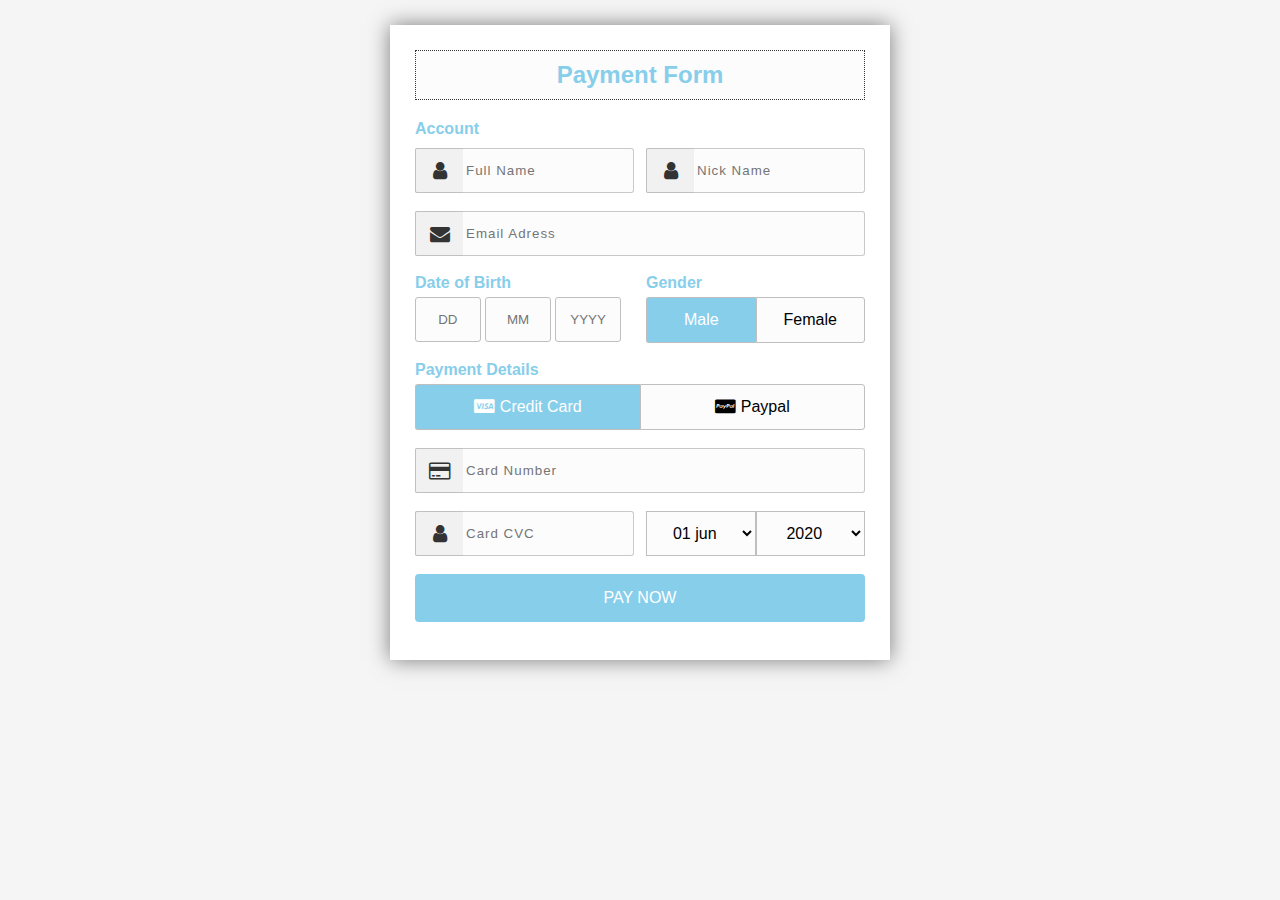
<file: furniture website/paymentform.html>
<!DOCTYPE html>
<html lang="en">
<head>
    <meta charset="UTF-8">
    <meta name="viewport" content="width=device-width, initial-scale=1.0">
    <title>Document</title>
    <link href="./css/paymentform.css" rel="stylesheet">
    <link href="https://stackpath.bootstrapcdn.com/font-awesome/4.7.0/css/font-awesome.min.css" rel="stylesheet"
        integrity="sha384-wvfXpqpZZVQGK6TAh5PVlGOfQNHSoD2xbE+QkPxCAFlNEevoEH3Sl0sibVcOQVnN" crossorigin="anonymous">
</head>
<body>
    <div class="wrapper">
        <h2>
Payment Form</h2>
<form method="POST">
            <h4>
Account</h4>
<div class="input-group">
                <div class="input-box">
                    <input type="text" placeholder="Full Name" required class="name">
                    <i class="fa fa-user icon"></i>
                </div>
<div class="input-box">
                    <input type="text" placeholder="Nick Name" required class="name">
                    <i class="fa fa-user icon"></i>
                </div>
</div>
<div class="input-group">
                <div class="input-box">
                    <input type="email" placeholder="Email Adress" required class="name">
                    <i class="fa fa-envelope icon"></i>
                </div>
</div>
<div class="input-group">
                <div class="input-box">
                    <h4>
Date of Birth</h4>
<input type="text" placeholder="DD" class="dob">
                    <input type="text" placeholder="MM" class="dob">
                    <input type="text" placeholder="YYYY" class="dob">
                </div>
<div class="input-box">
                    <h4>
Gender</h4>
<input type="radio" id="b1" name="gendar" checked class="radio">
                    <label for="b1">Male</label>
                    <input type="radio" id="b2" name="gendar" class="radio">
                    <label for="b2">Female</label>
                </div>
</div>
<div class="input-group">
                <div class="input-box">
                    <h4>
Payment Details</h4>
<input type="radio" name="pay" id="bc1" checked class="radio">
                    <label for="bc1"><span><i class="fa fa-cc-visa"></i> Credit Card</span></label>
                    <input type="radio" name="pay" id="bc2" class="radio">
                    <label for="bc2"><span><i class="fa fa-cc-paypal"></i> Paypal</span></label>
                </div>
</div>
<div class="input-group">
                <div class="input-box">
                    <input type="tel" placeholder="Card Number" required class="name">
                    <i class="fa fa-credit-card icon"></i>
                </div>
</div>
<div class="input-group">
                <div class="input-box">
                    <input type="tel" placeholder="Card CVC" required class="name">
                    <i class="fa fa-user icon"></i>
                </div>
<div class="input-box">
                    <select>
                        <option>01 jun</option>
                        <option>02 jun</option>
                        <option>03 jun</option>
                    </select>
                    <select>
                        <option>2020</option>
                        <option>2021</option>
                        <option>2022</option>
                    </select>
                </div>
</div>
<div class="input-group">
                <div class="input-box">
                        <button onclick="document.location='./invoice/invoice.html'" type="submit">PAY NOW</button>
                </div>
</div>
</form>
</div>
</body>
</html>
</file>
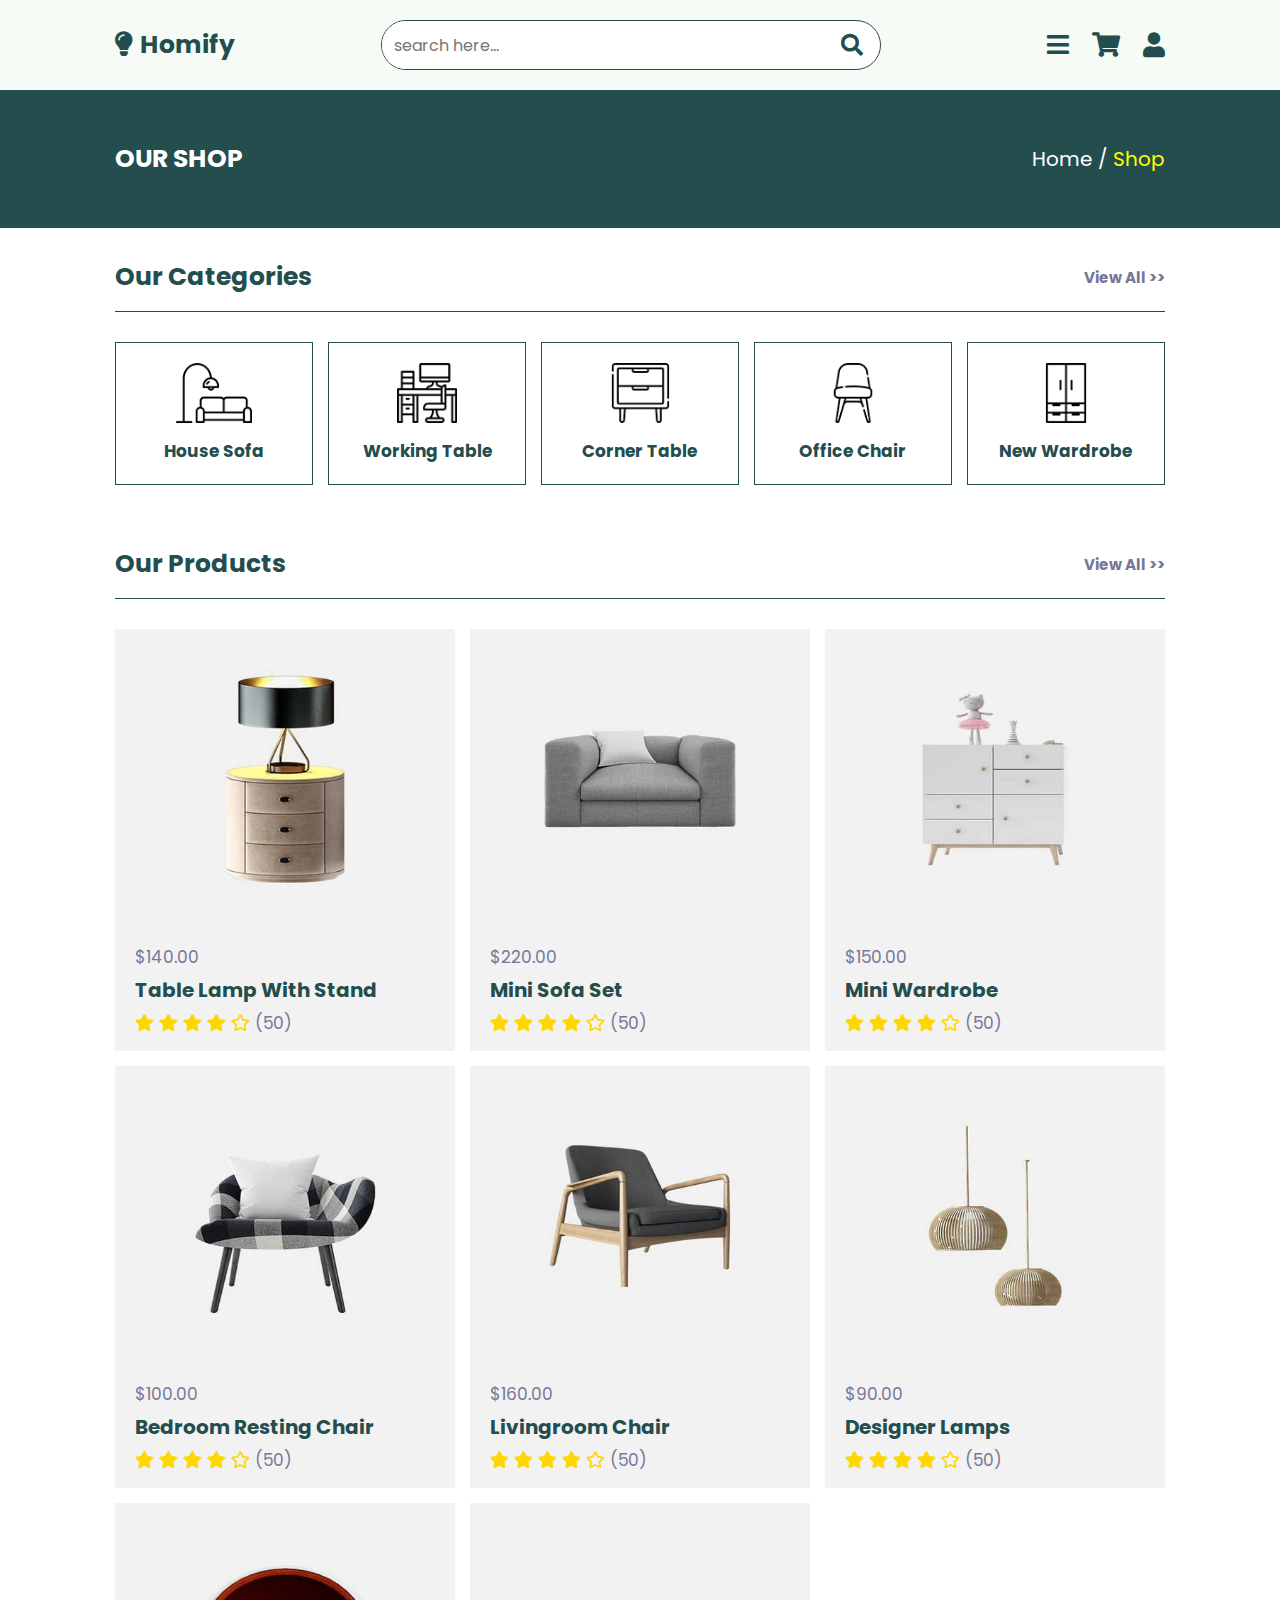
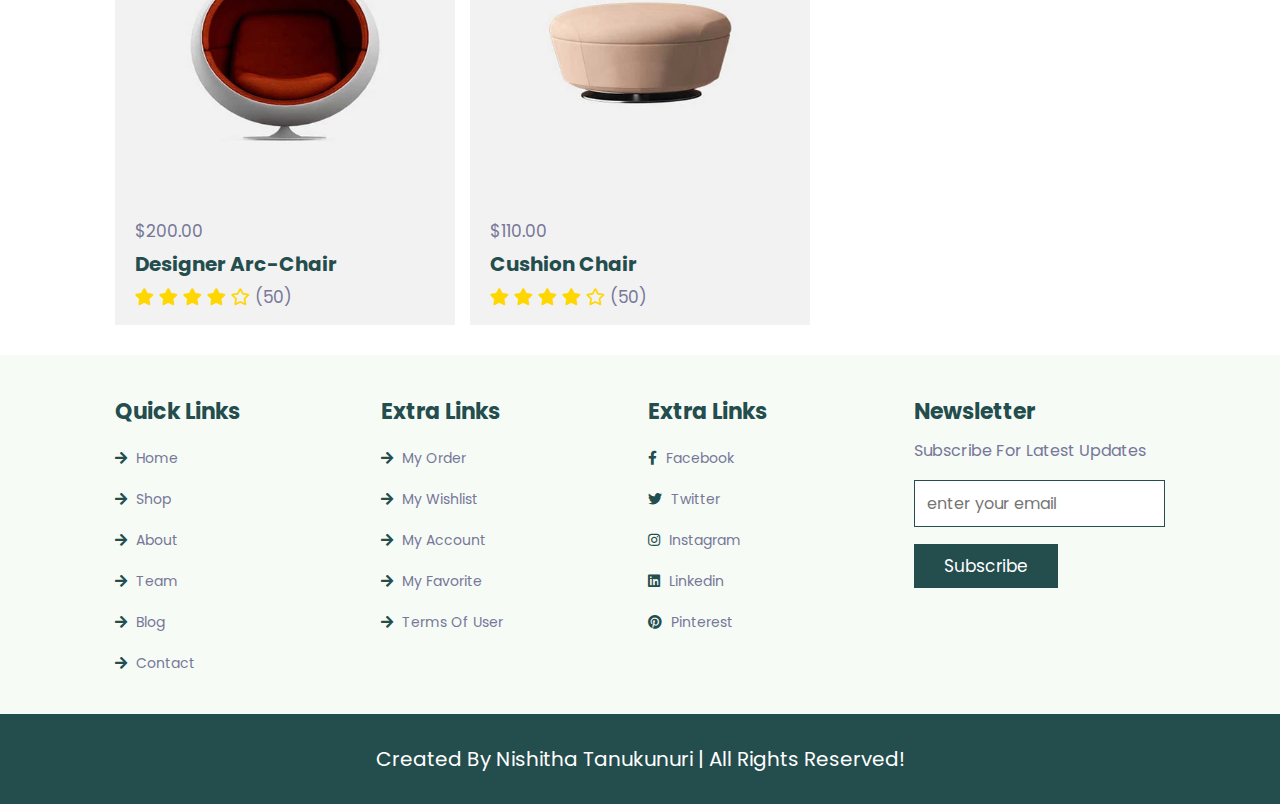
<file: furniture website/shop.html>
<!DOCTYPE html>
<html lang="en">
<head>
    <meta charset="UTF-8">
    <meta http-equiv="X-UA-Compatible" content="IE=edge">
    <meta name="viewport" content="width=device-width, initial-scale=1.0">
    <title>shop</title>

    <!-- font awesome cdn link  -->
    <link rel="stylesheet" href="https://cdnjs.cloudflare.com/ajax/libs/font-awesome/5.15.4/css/all.min.css">

    <!-- custom css file link  -->
    <link rel="stylesheet" href="css/style.css">

</head>
<body>

<!-- header section starts  -->

<header class="header">

    <a href="home.html" class="logo"> <i class="fas fa-lightbulb"></i> Homify </a>

    <form action="" class="search-form">
        <input type="search" placeholder="search here..." id="search-box">
        <label for="search-box" class="fas fa-search"></label>
    </form>

    <div class="icons">
        <div id="menu-btn" class="fas fa-bars"></div>
        <div id="search-btn" class="fas fa-search"></div>
        <div id="cart-btn" class="fas fa-shopping-cart"></div>
        <div id="login-btn" class="fas fa-user"></div>
    </div>

</header>

<!-- header section ends  -->

<!-- closer btn  -->

<div id="closer" class="fas fa-times"></div>

<!-- navbar  -->

<nav class="navbar">
    <a href="home.html">home</a>
    <a href="shop.html">shop</a>
    <a href="about.html">about</a>
    <a href="blog.html">blog</a>
    <a href="contact.html">contact</a>
</nav>

<!-- shopping cart  -->

<div class="shopping-cart">

    <div class="box">
        <i class="fas fa-times"></i>
        <img src="image/cart-img-1.jpg" alt="">
        <div class="content">
            <h3>designer chair</h3>
            <span class="quantity"> 1 </span>
            <span class="multiply"> x </span>
            <span class="price"> $140.00 </span>
        </div>
    </div>

    <div class="box">
        <i class="fas fa-times"></i>
        <img src="image/cart-img-2.jpg" alt="">
        <div class="content">
            <h3>teakwood chair</h3>
            <span class="quantity"> 1 </span>
            <span class="multiply"> x </span>
            <span class="price"> $140.00 </span>
        </div>
    </div>

    <div class="box">
        <i class="fas fa-times"></i>
        <img src="image/cart-img-3.jpg" alt="">
        <div class="content">
            <h3>book holder</h3>
            <span class="quantity"> 1 </span>
            <span class="multiply"> x </span>
            <span class="price"> $140.00 </span>
        </div>
    </div>

    <div class="box">
        <i class="fas fa-times"></i>
        <img src="image/cart-img-4.jpg" alt="">
        <div class="content">
            <h3>resting chair</h3>
            <span class="quantity"> 1 </span>
            <span class="multiply"> x </span>
            <span class="price"> $140.00 </span>
        </div>
    </div>

    <h3 class="total"> total : <span>$560.00</span> </h3>

    <a href="./paymentform.html" class="btn">checkout cart</a>

</div>


<!-- login form  -->

<div class="login-form">

    <form action="">
        <h3>login form</h3>
        <input type="email" placeholder="enter your email" class="box">
        <input type="password" placeholder="enter your password" class="box">
        <div class="remember">
            <input type="checkbox" name="" id="remember-me">
            <label for="remember-me">remember me</label>
        </div>
        <a href="./profile.html" class="btn">submit</a>
        <p>forgot password? <a href="#">click here</a></p>
        <p>don't have an account? <a href="#">create now</a></p>
    </form>

</div>


<section class="heading">
    <h3>our shop</h3>
    <p> <a href="home.html">home</a> / <span>shop</span> </p>
</section>

<section class="category">

    <h1 class="title"> <span>our categories</span> <a href="#">view all >></a> </h1>

    <div class="box-container">

        <a href="#" class="box">
            <img src="image/icon-1.png" alt="">
            <h3>house sofa</h3>
        </a>

        <a href="#" class="box">
            <img src="image/icon-2.png" alt="">
            <h3>working table</h3>
        </a>

        <a href="#" class="box">
            <img src="image/icon-3.png" alt="">
            <h3>corner table</h3>
        </a>

        <a href="#" class="box">
            <img src="image/icon-4.png" alt="">
            <h3>office chair</h3>
        </a>

        <a href="#" class="box">
            <img src="image/icon-5.png" alt="">
            <h3>new wardrobe</h3>
        </a>

    </div>

</section>

<section class="products">

    <h1 class="title"> <span>our products</span> <a href="#">view all >></a> </h1>

    <div class="box-container">

        <div class="box">
            <div class="icons">
                <a href="#" class="fas fa-shopping-cart"></a>
                <a href="#" class="fas fa-heart"></a>
                <a href="#" class="fas fa-eye"></a>
            </div>
            <div class="image">
                <img src="image/product-1.jpg" alt="">
            </div>
            <div class="content">
                <div class="price">$140.00</div>
                <h3>table lamp with stand</h3>
                <div class="stars">
                    <i class="fas fa-star"></i>
                    <i class="fas fa-star"></i>
                    <i class="fas fa-star"></i>
                    <i class="fas fa-star"></i>
                    <i class="far fa-star"></i>
                    <span> (50) </span>
                </div>
            </div>
        </div>

        <div class="box">
            <div class="icons">
                <a href="#" class="fas fa-shopping-cart"></a>
                <a href="#" class="fas fa-heart"></a>
                <a href="#" class="fas fa-eye"></a>
            </div>
            <div class="image">
                <img src="image/product-2.jpg" alt="">
            </div>
            <div class="content">
                <div class="price">$220.00</div>
                <h3>mini sofa set</h3>
                <div class="stars">
                    <i class="fas fa-star"></i>
                    <i class="fas fa-star"></i>
                    <i class="fas fa-star"></i>
                    <i class="fas fa-star"></i>
                    <i class="far fa-star"></i>
                    <span> (50) </span>
                </div>
            </div>
        </div>

        <div class="box">
            <div class="icons">
                <a href="#" class="fas fa-shopping-cart"></a>
                <a href="#" class="fas fa-heart"></a>
                <a href="#" class="fas fa-eye"></a>
            </div>
            <div class="image">
                <img src="image/product-3.jpg" alt="">
            </div>
            <div class="content">
                <div class="price">$150.00</div>
                <h3>mini wardrobe</h3>
                <div class="stars">
                    <i class="fas fa-star"></i>
                    <i class="fas fa-star"></i>
                    <i class="fas fa-star"></i>
                    <i class="fas fa-star"></i>
                    <i class="far fa-star"></i>
                    <span> (50) </span>
                </div>
            </div>
        </div>

        <div class="box">
            <div class="icons">
                <a href="#" class="fas fa-shopping-cart"></a>
                <a href="#" class="fas fa-heart"></a>
                <a href="#" class="fas fa-eye"></a>
            </div>
            <div class="image">
                <img src="image/product-4.jpg" alt="">
            </div>
            <div class="content">
                <div class="price">$100.00</div>
                <h3>bedroom resting chair</h3>
                <div class="stars">
                    <i class="fas fa-star"></i>
                    <i class="fas fa-star"></i>
                    <i class="fas fa-star"></i>
                    <i class="fas fa-star"></i>
                    <i class="far fa-star"></i>
                    <span> (50) </span>
                </div>
            </div>
        </div>

        <div class="box">
            <div class="icons">
                <a href="#" class="fas fa-shopping-cart"></a>
                <a href="#" class="fas fa-heart"></a>
                <a href="#" class="fas fa-eye"></a>
            </div>
            <div class="image">
                <img src="image/product-5.jpg" alt="">
            </div>
            <div class="content">
                <div class="price">$160.00</div>
                <h3>livingroom chair</h3>
                <div class="stars">
                    <i class="fas fa-star"></i>
                    <i class="fas fa-star"></i>
                    <i class="fas fa-star"></i>
                    <i class="fas fa-star"></i>
                    <i class="far fa-star"></i>
                    <span> (50) </span>
                </div>
            </div>
        </div>

        <div class="box">
            <div class="icons">
                <a href="#" class="fas fa-shopping-cart"></a>
                <a href="#" class="fas fa-heart"></a>
                <a href="#" class="fas fa-eye"></a>
            </div>
            <div class="image">
                <img src="image/product-6.jpg" alt="">
            </div>
            <div class="content">
                <div class="price">$90.00</div>
                <h3>designer lamps</h3>
                <div class="stars">
                    <i class="fas fa-star"></i>
                    <i class="fas fa-star"></i>
                    <i class="fas fa-star"></i>
                    <i class="fas fa-star"></i>
                    <i class="far fa-star"></i>
                    <span> (50) </span>
                </div>
            </div>
        </div>

        <div class="box">
            <div class="icons">
                <a href="#" class="fas fa-shopping-cart"></a>
                <a href="#" class="fas fa-heart"></a>
                <a href="#" class="fas fa-eye"></a>
            </div>
            <div class="image">
                <img src="image/product-7.jpg" alt="">
            </div>
            <div class="content">
                <div class="price">$200.00</div>
                <h3>designer arc-chair</h3>
                <div class="stars">
                    <i class="fas fa-star"></i>
                    <i class="fas fa-star"></i>
                    <i class="fas fa-star"></i>
                    <i class="fas fa-star"></i>
                    <i class="far fa-star"></i>
                    <span> (50) </span>
                </div>
            </div>
        </div>

        <div class="box">
            <div class="icons">
                <a href="#" class="fas fa-shopping-cart"></a>
                <a href="#" class="fas fa-heart"></a>
                <a href="#" class="fas fa-eye"></a>
            </div>
            <div class="image">
                <img src="image/product-8.jpg" alt="">
            </div>
            <div class="content">
                <div class="price">$110.00</div>
                <h3>cushion chair</h3>
                <div class="stars">
                    <i class="fas fa-star"></i>
                    <i class="fas fa-star"></i>
                    <i class="fas fa-star"></i>
                    <i class="fas fa-star"></i>
                    <i class="far fa-star"></i>
                    <span> (50) </span>
                </div>
            </div>
        </div>

    </div>

</section>

<!-- footer section  -->

<section class="footer">

    <div class="box-container">

        <div class="box">
            <h3>quick links</h3>
            <a href="home.html"> <i class="fas fa-arrow-right"></i> home</a>
            <a href="shop.html"> <i class="fas fa-arrow-right"></i> shop</a>
            <a href="about.html"> <i class="fas fa-arrow-right"></i> about</a>
            <a href="team.html"> <i class="fas fa-arrow-right"></i> team</a>
            <a href="blog.html"> <i class="fas fa-arrow-right"></i> blog</a>
            <a href="contact.html"> <i class="fas fa-arrow-right"></i> contact</a>
        </div>

        <div class="box">
            <h3>extra links</h3>
            <a href="#"> <i class="fas fa-arrow-right"></i> my order</a>
            <a href="#"> <i class="fas fa-arrow-right"></i> my wishlist</a>
            <a href="#"> <i class="fas fa-arrow-right"></i> my account</a>
            <a href="#"> <i class="fas fa-arrow-right"></i> my favorite</a>
            <a href="#"> <i class="fas fa-arrow-right"></i> terms of user</a>
        </div>

        <div class="box">
            <h3>extra links</h3>
            <a href="#"> <i class="fab fa-facebook-f"></i> facebook</a>
            <a href="#"> <i class="fab fa-twitter"></i> twitter</a>
            <a href="#"> <i class="fab fa-instagram"></i> instagram</a>
            <a href="#"> <i class="fab fa-linkedin"></i> linkedin</a>
            <a href="#"> <i class="fab fa-pinterest"></i> pinterest</a>
        </div>

        <div class="box">
            <h3>newsletter</h3>
            <p>subscribe for latest updates</p>
            <form action="">
                <input type="email" name="" placeholder="enter your email" id="">
                <input type="submit" value="subscribe" class="btn">
            </form>
        </div>

    </div>

</section>

<section class="credit">
    Created by Nishitha Tanukunuri | All Rights Reserved!
</section>

<!-- custom js file link  -->
<script src="js/script.js"></script>
    
</body>
</html>
</file>
<file: furniture website/css/style.css>
@import url("https://fonts.googleapis.com/css2?family=Poppins:wght@100;300;400;500;600&display=swap");
* {
  font-family: 'Poppins', sans-serif;
  margin: 0;
  padding: 0;
  -webkit-box-sizing: border-box;
          box-sizing: border-box;
  outline: none;
  border: none;
  text-decoration: none;
  text-transform: capitalize;
  -webkit-transition: .2s linear;
  transition: .2s linear;
}

html {
  font-size: 62.5%;
  overflow-x: hidden;
}

html::-webkit-scrollbar {
  width: 1rem;
}

html::-webkit-scrollbar-track {
  background: #fff;
}

html::-webkit-scrollbar-thumb {
  background: #244d4d;
}

section {
  padding: 3rem 9%;
}

.heading {
  background: #244d4d;
  display: -webkit-box;
  display: -ms-flexbox;
  display: flex;
  -webkit-box-align: center;
      -ms-flex-align: center;
          align-items: center;
  -webkit-box-pack: justify;
      -ms-flex-pack: justify;
          justify-content: space-between;
  padding-top: 5rem;
  padding-bottom: 5rem;
}

.heading h3 {
  font-size: 2.5rem;
  text-transform: uppercase;
  color: #fff;
}

.heading p {
  color: #fff;
  font-size: 2rem;
}

.heading p span {
  color: yellow;
}

.heading p a {
  color: #fff;
}

.heading p a:hover {
  color: yellow;
}

.title {
  display: -webkit-box;
  display: -ms-flexbox;
  display: flex;
  -webkit-box-align: center;
      -ms-flex-align: center;
          align-items: center;
  -webkit-box-pack: justify;
      -ms-flex-pack: justify;
          justify-content: space-between;
  margin-bottom: 3rem;
  border-bottom: 0.1rem solid #244d4d;
  padding-bottom: 1.5rem;
}

.title span {
  font-size: 2.5rem;
  color: #244d4d;
}

.title a {
  font-size: 1.5rem;
  color: #779;
}

.title a:hover {
  color: #244d4d;
}

.btn {
  display: inline-block;
  margin-top: 1rem;
  padding: .9rem 3rem;
  font-size: 1.7rem;
  background: #244d4d;
  color: #fff;
  cursor: pointer;
}

.btn:hover {
  background: #316868;
}

.header {
  padding: 2rem 9%;
  position: -webkit-sticky;
  position: sticky;
  top: 0;
  left: 0;
  right: 0;
  z-index: 100;
  background: #f6fbf6;
  display: -webkit-box;
  display: -ms-flexbox;
  display: flex;
  -webkit-box-align: center;
      -ms-flex-align: center;
          align-items: center;
  -webkit-box-pack: justify;
      -ms-flex-pack: justify;
          justify-content: space-between;
}

.header .logo {
  font-size: 2.5rem;
  color: #244d4d;
  font-weight: bolder;
}

.header .logo i {
  padding-right: .3rem;
}

.header .search-form {
  height: 5rem;
  width: 50rem;
  border-radius: 5rem;
  background: #fff;
  overflow: hidden;
  display: -webkit-box;
  display: -ms-flexbox;
  display: flex;
  -webkit-box-align: center;
      -ms-flex-align: center;
          align-items: center;
  border: 0.1rem solid #244d4d;
}

.header .search-form input {
  height: 100%;
  width: 100%;
  padding: 0 1.2rem;
  font-size: 1.6rem;
  color: #244d4d;
  text-transform: none;
}

.header .search-form label {
  font-size: 2.2rem;
  padding-right: 1.7rem;
  cursor: pointer;
  color: #244d4d;
}

.header .search-form label:hover {
  color: #779;
}

.header .icons div {
  margin-left: 2rem;
  font-size: 2.5rem;
  cursor: pointer;
  color: #244d4d;
}

.header .icons div:hover {
  color: #779;
}

#search-btn {
  display: none;
}

@-webkit-keyframes rotate {
  0% {
    -webkit-transform: rotate(360deg);
            transform: rotate(360deg);
    opacity: 0;
  }
}

@keyframes rotate {
  0% {
    -webkit-transform: rotate(360deg);
            transform: rotate(360deg);
    opacity: 0;
  }
}

#closer {
  position: fixed;
  top: 1.5rem;
  right: 2rem;
  font-size: 5rem;
  cursor: pointer;
  z-index: 10000;
  color: #244d4d;
  -webkit-animation: rotate .4s linear .4s backwards;
          animation: rotate .4s linear .4s backwards;
  display: none;
}

#closer:hover {
  color: #779;
}

.navbar {
  position: fixed;
  top: 0;
  right: -101%;
  z-index: 1000;
  width: 35rem;
  height: 100vh;
  background: #fff;
  display: -webkit-box;
  display: -ms-flexbox;
  display: flex;
  -webkit-box-align: center;
      -ms-flex-align: center;
          align-items: center;
  -webkit-box-pack: center;
      -ms-flex-pack: center;
          justify-content: center;
  -webkit-box-orient: vertical;
  -webkit-box-direction: normal;
      -ms-flex-flow: column;
          flex-flow: column;
}

.navbar.active {
  right: 0;
  -webkit-box-shadow: 0 0 0 100vw rgba(0, 0, 0, 0.5);
          box-shadow: 0 0 0 100vw rgba(0, 0, 0, 0.5);
  -webkit-transition: .4s linear;
  transition: .4s linear;
}

.navbar a {
  margin: 1rem 0;
  font-size: 2.5rem;
  color: #244d4d;
}

.navbar a:hover {
  color: #779;
}

.shopping-cart {
  position: fixed;
  top: 0;
  right: -101%;
  z-index: 1000;
  width: 35rem;
  height: 100vh;
  background: #fff;
  padding: 2rem;
  padding-top: 8rem;
  overflow-y: scroll;
}

.shopping-cart.active {
  right: 0;
  -webkit-box-shadow: 0 0 0 100vw rgba(0, 0, 0, 0.5);
          box-shadow: 0 0 0 100vw rgba(0, 0, 0, 0.5);
  -webkit-transition: .4s linear;
  transition: .4s linear;
}

.shopping-cart::-webkit-scrollbar {
  width: 1rem;
}

.shopping-cart::-webkit-scrollbar-track {
  background: #fff;
}

.shopping-cart::-webkit-scrollbar-thumb {
  background: #244d4d;
}

.shopping-cart .box {
  display: -webkit-box;
  display: -ms-flexbox;
  display: flex;
  -webkit-box-align: center;
      -ms-flex-align: center;
          align-items: center;
  gap: 1.5rem;
  position: relative;
  margin-bottom: 1rem;
}

.shopping-cart .box .fa-times {
  position: absolute;
  top: 50%;
  right: 1rem;
  -webkit-transform: translateY(-50%);
          transform: translateY(-50%);
  font-size: 2rem;
  color: #779;
  cursor: pointer;
}

.shopping-cart .box .fa-times:hover {
  color: #244d4d;
}

.shopping-cart .box img {
  height: 8rem;
}

.shopping-cart .box .content h3 {
  color: #244d4d;
  font-size: 1.8rem;
  padding-bottom: .5rem;
}

.shopping-cart .box .content span {
  font-size: 1.5rem;
  color: #779;
}

.shopping-cart .box .content span.multipy {
  margin: 0 1rem;
}

.shopping-cart .total {
  text-align: center;
  font-size: 2rem;
  padding: 1rem 0;
  color: #779;
}

.shopping-cart .total span {
  color: #244d4d;
}

.shopping-cart .btn {
  width: 100%;
  text-align: center;
}

.login-form {
  position: fixed;
  top: 0;
  right: -101%;
  z-index: 1000;
  width: 35rem;
  height: 100vh;
  background: #fff;
  padding: 2rem;
  display: -webkit-box;
  display: -ms-flexbox;
  display: flex;
  -webkit-box-align: center;
      -ms-flex-align: center;
          align-items: center;
  -webkit-box-pack: center;
      -ms-flex-pack: center;
          justify-content: center;
}

.login-form.active {
  right: 0;
  -webkit-box-shadow: 0 0 0 100vw rgba(0, 0, 0, 0.5);
          box-shadow: 0 0 0 100vw rgba(0, 0, 0, 0.5);
  -webkit-transition: .4s linear;
  transition: .4s linear;
}

.login-form form {
  padding: 1.7rem;
  border: 0.1rem solid #244d4d;
}

.login-form form h3 {
  font-size: 2.2rem;
  padding-bottom: 1rem;
  color: #244d4d;
}

.login-form form .box {
  width: 100%;
  text-transform: none;
  font-size: 1.5rem;
  color: #244d4d;
  padding: 1rem 1.2rem;
  border: 0.1rem solid #244d4d;
  margin: .7rem 0;
}

.login-form form .remember {
  display: -webkit-box;
  display: -ms-flexbox;
  display: flex;
  -webkit-box-align: center;
      -ms-flex-align: center;
          align-items: center;
  gap: .5rem;
}

.login-form form .remember label {
  padding: 1rem 0;
  cursor: pointer;
  font-size: 1.5rem;
  color: #779;
}

.login-form form .btn {
  margin: 1rem 0;
  width: 100%;
  text-align: center;
}

.login-form form p {
  padding-top: 1rem;
  font-size: 1.4rem;
  color: #779;
}

.login-form form p a {
  color: #244d4d;
}

.login-form form p a:hover {
  text-decoration: underline;
}

@-webkit-keyframes fadeOut {
  0% {
    -webkit-transform: scale(0.5);
            transform: scale(0.5);
    opacity: 0;
  }
}

@keyframes fadeOut {
  0% {
    -webkit-transform: scale(0.5);
            transform: scale(0.5);
    opacity: 0;
  }
}

@-webkit-keyframes fadeLeft {
  0% {
    -webkit-transform: translateX(-5rem);
            transform: translateX(-5rem);
    opacity: 0;
  }
}

@keyframes fadeLeft {
  0% {
    -webkit-transform: translateX(-5rem);
            transform: translateX(-5rem);
    opacity: 0;
  }
}

.home {
  position: relative;
}

.home .slides-container .slide {
  display: -webkit-box;
  display: -ms-flexbox;
  display: flex;
  -webkit-box-align: center;
      -ms-flex-align: center;
          align-items: center;
  -ms-flex-wrap: wrap;
      flex-wrap: wrap;
  gap: 1.5rem;
  display: none;
}

.home .slides-container .slide.active {
  display: -webkit-box;
  display: -ms-flexbox;
  display: flex;
}

.home .slides-container .slide .content {
  -webkit-box-flex: 1;
      -ms-flex: 1 1 40rem;
          flex: 1 1 40rem;
  -webkit-animation: fadeLeft .4s linear .4s backwards;
          animation: fadeLeft .4s linear .4s backwards;
}

.home .slides-container .slide .content span {
  font-size: 2.5rem;
  color: #779;
}

.home .slides-container .slide .content h3 {
  font-size: 6rem;
  color: #244d4d;
  padding-top: .5rem;
}

.home .slides-container .slide .content p {
  font-size: 1.5rem;
  color: #779;
  padding: .5rem 0;
  line-height: 2;
}

.home .slides-container .slide .image {
  -webkit-box-flex: 1;
      -ms-flex: 1 1 40rem;
          flex: 1 1 40rem;
  padding: 3rem 0;
}

.home .slides-container .slide .image img {
  width: 100%;
  -webkit-animation: fadeOut .4s linear;
          animation: fadeOut .4s linear;
}

.home #slide-next,
.home #slide-prev {
  position: absolute;
  top: 50%;
  -webkit-transform: translateY(-50%);
          transform: translateY(-50%);
  height: 5rem;
  width: 5rem;
  line-height: 5rem;
  font-size: 3rem;
  -webkit-box-shadow: 0 0.5rem 1rem rgba(0, 0, 0, 0.1);
          box-shadow: 0 0.5rem 1rem rgba(0, 0, 0, 0.1);
  border: 0.1rem solid #244d4d;
  text-align: center;
  background: #fff;
  cursor: pointer;
}

.home #slide-next:hover,
.home #slide-prev:hover {
  background: #244d4d;
  color: #fff;
}

.home #slide-next {
  right: 2rem;
}

.home #slide-prev {
  left: 2rem;
}

.banner-container {
  display: -ms-grid;
  display: grid;
  -ms-grid-columns: (minmax(30rem, 1fr))[auto-fit];
      grid-template-columns: repeat(auto-fit, minmax(30rem, 1fr));
  gap: 1.5rem;
}

.banner-container .banner {
  height: 25rem;
  overflow: hidden;
  position: relative;
}

.banner-container .banner img {
  height: 100%;
  width: 100%;
  -o-object-fit: cover;
     object-fit: cover;
}

.banner-container .banner:hover img {
  -webkit-transform: scale(1.2);
          transform: scale(1.2);
}

.banner-container .banner .content {
  position: absolute;
  top: 50%;
  left: 2rem;
  -webkit-transform: translateY(-50%);
          transform: translateY(-50%);
}

.banner-container .banner .content span {
  font-size: 1.7rem;
  color: #779;
}

.banner-container .banner .content h3 {
  padding-top: .5rem;
  font-size: 2.2rem;
  color: #244d4d;
}

.banner-container .banner .content .btn {
  padding: .7rem 2.5rem;
}

.category .box-container {
  display: -ms-grid;
  display: grid;
  -ms-grid-columns: (minmax(16rem, 1fr))[auto-fit];
      grid-template-columns: repeat(auto-fit, minmax(16rem, 1fr));
  gap: 1.5rem;
}

.category .box-container .box {
  padding: 2rem;
  border: 0.1rem solid #244d4d;
  text-align: center;
}

.category .box-container .box:hover {
  background: #244d4d;
}

.category .box-container .box:hover img {
  -webkit-filter: invert(1);
          filter: invert(1);
}

.category .box-container .box:hover h3 {
  color: #fff;
}

.category .box-container .box img {
  height: 6rem;
  margin-bottom: 1rem;
}

.category .box-container .box h3 {
  font-size: 1.7rem;
  color: #244d4d;
}

.products .box-container {
  display: -ms-grid;
  display: grid;
  -ms-grid-columns: (minmax(26rem, 1fr))[auto-fit];
      grid-template-columns: repeat(auto-fit, minmax(26rem, 1fr));
  gap: 1.5rem;
}

.products .box-container .box {
  position: relative;
  background: #f2f2f2;
  overflow: hidden;
}

.products .box-container .box:hover .image img {
  -webkit-transform: scale(1.2);
          transform: scale(1.2);
}

.products .box-container .box:hover .icons {
  top: 0;
}

.products .box-container .box .icons {
  position: absolute;
  top: -100%;
  left: 0;
  height: 30rem;
  width: 100%;
  display: -webkit-box;
  display: -ms-flexbox;
  display: flex;
  -webkit-box-align: center;
      -ms-flex-align: center;
          align-items: center;
  -webkit-box-pack: center;
      -ms-flex-pack: center;
          justify-content: center;
  gap: .5rem;
  background: rgba(242, 242, 242, 0.7);
  z-index: 10;
}

.products .box-container .box .icons a {
  text-align: center;
  height: 5rem;
  line-height: 5rem;
  width: 5rem;
  background: #fff;
  color: #244d4d;
  font-size: 2rem;
  -webkit-box-shadow: 0 0.5rem 1rem rgba(0, 0, 0, 0.1);
          box-shadow: 0 0.5rem 1rem rgba(0, 0, 0, 0.1);
}

.products .box-container .box .icons a:hover {
  background: #244d4d;
  color: #fff;
}

.products .box-container .box .image {
  height: 30rem;
  width: 100%;
  overflow: hidden;
}

.products .box-container .box .image img {
  height: 100%;
  width: 100%;
  -o-object-fit: cover;
     object-fit: cover;
}

.products .box-container .box .content {
  padding: 1.5rem 2rem;
}

.products .box-container .box .content .price {
  font-size: 1.7rem;
  color: #779;
}

.products .box-container .box .content h3 {
  font-size: 2rem;
  color: #244d4d;
  padding: .5rem 0;
}

.products .box-container .box .content .stars {
  font-size: 1.7rem;
}

.products .box-container .box .content .stars i {
  color: gold;
}

.products .box-container .box .content .stars span {
  color: #779;
}

.about {
  display: -webkit-box;
  display: -ms-flexbox;
  display: flex;
  -webkit-box-align: center;
      -ms-flex-align: center;
          align-items: center;
  -ms-flex-wrap: wrap;
      flex-wrap: wrap;
  gap: 2rem;
}

.about .image {
  -webkit-box-flex: 1;
      -ms-flex: 1 1 40rem;
          flex: 1 1 40rem;
}

.about .image img {
  width: 100%;
}

.about .content {
  -webkit-box-flex: 1;
      -ms-flex: 1 1 40rem;
          flex: 1 1 40rem;
}

.about .content span {
  font-size: 2rem;
  color: #779;
}

.about .content h3 {
  font-size: 2.5rem;
  color: #244d4d;
  padding-top: 1rem;
}

.about .content p {
  font-size: 1.4rem;
  color: #779;
  padding: 1rem 0;
  line-height: 2;
}

.services .box-container {
  display: -ms-grid;
  display: grid;
  -ms-grid-columns: (minmax(30rem, 1fr))[auto-fit];
      grid-template-columns: repeat(auto-fit, minmax(30rem, 1fr));
  gap: 1.5rem;
}

.services .box-container .box {
  padding: 2rem;
  text-align: center;
  border: 0.1rem solid #244d4d;
}

.services .box-container .box img {
  height: 8rem;
  margin-bottom: 1rem;
}

.services .box-container .box h3 {
  font-size: 2.2rem;
  color: #244d4d;
}

.services .box-container .box p {
  font-size: 1.4rem;
  color: #779;
  line-height: 2;
  padding: 1rem 0;
}

.team .box-container {
  display: -ms-grid;
  display: grid;
  -ms-grid-columns: (minmax(30rem, 1fr))[auto-fit];
      grid-template-columns: repeat(auto-fit, minmax(30rem, 1fr));
  gap: 1.5rem;
}

.team .box-container .box {
  position: relative;
  overflow: hidden;
  border: 0.1rem solid #244d4d;
  -webkit-box-shadow: 0 0.5rem 1rem rgba(0, 0, 0, 0.1);
          box-shadow: 0 0.5rem 1rem rgba(0, 0, 0, 0.1);
  background: #f6fbf6;
}

.team .box-container .box:hover .image img {
  -webkit-transform: scale(1.1);
          transform: scale(1.1);
}

.team .box-container .box:hover .share {
  left: 0;
}

.team .box-container .box .share {
  width: 7rem;
  height: 50rem;
  position: absolute;
  top: 0;
  left: -8rem;
  z-index: 10;
  background: #244d4d;
  display: -webkit-box;
  display: -ms-flexbox;
  display: flex;
  -webkit-box-orient: vertical;
  -webkit-box-direction: normal;
      -ms-flex-flow: column;
          flex-flow: column;
  -webkit-box-pack: center;
      -ms-flex-pack: center;
          justify-content: center;
  -webkit-box-align: center;
      -ms-flex-align: center;
          align-items: center;
  gap: .7rem;
}

.team .box-container .box .share a {
  height: 5rem;
  width: 5rem;
  line-height: 5rem;
  font-size: 2.2rem;
  color: #fff;
  border: 0.1rem solid #fff;
  text-align: center;
}

.team .box-container .box .share a:hover {
  background: #fff;
  color: #244d4d;
}

.team .box-container .box .image {
  height: 50rem;
  width: 100%;
  overflow: hidden;
}

.team .box-container .box .image img {
  height: 100%;
  width: 100%;
  -o-object-fit: cover;
     object-fit: cover;
}

.team .box-container .box .user {
  padding: 1rem 1.5rem;
  display: -webkit-box;
  display: -ms-flexbox;
  display: flex;
  -webkit-box-align: center;
      -ms-flex-align: center;
          align-items: center;
  -webkit-box-pack: justify;
      -ms-flex-pack: justify;
          justify-content: space-between;
}

.team .box-container .box .user h3 {
  font-size: 2rem;
  color: #244d4d;
}

.team .box-container .box .user span {
  font-size: 1.5rem;
  color: #779;
}

.blog .box-container {
  display: -ms-grid;
  display: grid;
  -ms-grid-columns: (minmax(30rem, 1fr))[auto-fit];
      grid-template-columns: repeat(auto-fit, minmax(30rem, 1fr));
  gap: 1.5rem;
}

.blog .box-container .box {
  border: 0.1rem solid #244d4d;
  background: #f6fbf6;
  -webkit-box-shadow: 0 0.5rem 1rem rgba(0, 0, 0, 0.1);
          box-shadow: 0 0.5rem 1rem rgba(0, 0, 0, 0.1);
}

.blog .box-container .box:hover .image img {
  -webkit-transform: scale(1.2);
          transform: scale(1.2);
}

.blog .box-container .box .image {
  height: 25rem;
  width: 100%;
  overflow: hidden;
}

.blog .box-container .box .image img {
  height: 100%;
  width: 100%;
  -o-object-fit: cover;
     object-fit: cover;
}

.blog .box-container .box .content {
  padding: 1.5rem 2rem;
}

.blog .box-container .box .content h3 {
  font-size: 2rem;
  color: #244d4d;
}

.blog .box-container .box .content p {
  font-size: 1.4rem;
  color: #779;
  line-height: 2;
  padding: 1rem 0;
}

.blog .box-container .box .content .icons {
  margin-top: 2rem;
  padding-top: 1.5rem;
  border-top: 0.1rem solid #244d4d;
  display: -webkit-box;
  display: -ms-flexbox;
  display: flex;
  -webkit-box-align: center;
      -ms-flex-align: center;
          align-items: center;
  -webkit-box-pack: justify;
      -ms-flex-pack: justify;
          justify-content: space-between;
}

.blog .box-container .box .content .icons a {
  font-size: 1.4rem;
  color: #779;
}

.blog .box-container .box .content .icons a:hover {
  color: #244d4d;
}

.blog .box-container .box .content .icons a i {
  padding-right: .5rem;
  color: #244d4d;
}

.contact {
  display: -webkit-box;
  display: -ms-flexbox;
  display: flex;
  -ms-flex-wrap: wrap;
      flex-wrap: wrap;
  padding: 3rem 0;
}

.contact form {
  padding: 3rem;
  background: #f6fbf6;
  -webkit-box-flex: 1;
      -ms-flex: 1 1 40rem;
          flex: 1 1 40rem;
}

.contact form h3 {
  font-size: 3rem;
  padding-bottom: 1rem;
  color: #244d4d;
}

.contact form span {
  display: block;
  padding-bottom: 1rem;
  color: #779;
  font-size: 1.6rem;
}

.contact form .box {
  width: 100%;
  background: none;
  border-bottom: 0.1rem solid #244d4d;
  font-size: 1.6rem;
  color: #244d4d;
  text-transform: none;
  padding: .5rem 0;
  margin-bottom: 1rem;
}

.contact form textarea {
  height: 15rem;
  resize: none;
}

.contact .map {
  -webkit-box-flex: 1;
      -ms-flex: 1 1 40rem;
          flex: 1 1 40rem;
  width: 100%;
}

.footer {
  background: #f6fbf6;
}

.footer .box-container {
  display: -ms-grid;
  display: grid;
  -ms-grid-columns: (minmax(25rem, 1fr))[auto-fit];
      grid-template-columns: repeat(auto-fit, minmax(25rem, 1fr));
  gap: 1.5rem;
}

.footer .box-container .box h3 {
  font-size: 2.2rem;
  color: #244d4d;
  padding: 1rem 0;
}

.footer .box-container .box p {
  font-size: 1.6rem;
  color: #779;
  padding-bottom: 1rem;
}

.footer .box-container .box a {
  font-size: 1.4rem;
  color: #779;
  padding: 1rem 0;
  display: block;
}

.footer .box-container .box a:hover {
  color: #244d4d;
}

.footer .box-container .box a:hover i {
  padding-right: 2rem;
}

.footer .box-container .box a i {
  padding-right: .5rem;
  color: #244d4d;
}

.footer .box-container .box form input[type="email"] {
  width: 100%;
  padding: 1rem 1.2rem;
  font-size: 1.6rem;
  color: #244d4d;
  text-transform: none;
  margin: .7rem 0;
  border: 0.1rem solid #244d4d;
}

.credit {
  text-align: center;
  font-size: 2rem;
  color: #fff;
  background: #244d4d;
}

@media (max-width: 991px) {
  html {
    font-size: 55%;
  }
  .header {
    padding: 2rem;
  }
  section {
    padding: 3rem 2rem;
  }
  .home #slide-next,
  .home #slide-prev {
    top: 95%;
  }
  .home #slide-prev {
    left: auto;
    right: 8rem;
  }
}

@media (max-width: 768px) {
  #search-btn {
    display: inline-block;
  }
  .header .search-form {
    position: absolute;
    top: -101%;
    left: 0;
    right: 0;
    width: 100%;
    border-radius: 0;
    border-left: 0;
    border-right: 0;
  }
  .header .search-form.active {
    top: 99%;
  }
}

@media (max-width: 450px) {
  html {
    font-size: 50%;
  }
  .home .slides-container .slide .content h3 {
    font-size: 4rem;
  }
  .heading {
    -webkit-box-orient: vertical;
    -webkit-box-direction: normal;
        -ms-flex-flow: column;
            flex-flow: column;
    gap: 1rem;
  }
}
/*# sourceMappingURL=style.css.map */
</file>
<file: furniture website/css/paymentform.css>
*{
    margin: 0;
    padding: 0;
    box-sizing: border-box;
}
body{
    background-color: #f5f5f5;
    font-family: Arial, Helvetica, sans-serif;
}
.wrapper{
    background-color: #fff;
    width: 500px;
    padding: 25px;
    margin: 25px auto 0;
    box-shadow: 0px 0px 20px rgba(0,0,0,0.5);
}
.wrapper h2{
    background-color: #fcfcfc;
    color: skyblue;
    font-size: 24px;
    padding: 10px;
    margin-bottom: 20px;
    text-align: center;
    border: 1px dotted #333;
}
h4{
    padding-bottom: 5px;
    color: skyblue;
}
.input-group{
    margin-bottom: 8px;
    width: 100%;
    position: relative;
    display: flex;
    flex-direction: row;
    padding: 5px 0;
}
.input-box{
    width: 100%;
    margin-right: 12px;
    position: relative;
}
.input-box:last-child{
    margin-right: 0;
}
.name{
    padding: 14px 10px 14px 50px;
    width: 100%;
    background-color: #fcfcfc;
    border: 1px solid #00000033;
    outline: none;
    letter-spacing: 1px;
    transition: 0.3s;
    border-radius: 3px;
    color: #333;
}
.name:focus, .dob:focus{
    -webkit-box-shadow:0 0 2px 1px #7ed32180;
    -moz-box-shadow:0 0 2px 1px #7ed32180;
    box-shadow: 0 0 2px 1px #7ed32180;
    border: 1px solid skyblue;
}
.input-box .icon{
    width: 48px;
    display: flex;
    justify-content: center;
    align-items: center;
    position: absolute;
    top: 0px;
    left: 0px;
    bottom: 0px;
    color: #333;
    background-color: #f1f1f1;
    border-radius: 2px 0 0 2px;
    transition: 0.3s;
    font-size: 20px;
    pointer-events: none;
    border: 1px solid #00000033;
    border-right: none;
}
.name:focus + .icon{
    background-color: skyblue;
    color: #fff;
    border-right: 1px solid skyblue;
    border: none;
    transition: 1s;
}
.dob{
    width: 30%;
    padding: 14px;
    text-align: center;
    background-color: #fcfcfc;
    transition: 0.3s;
    outline: none;
    border: 1px solid #c0bfbf;
    border-radius: 3px;
}
.radio{
    display: none;
}
.input-box label{
    width: 50%;
    padding: 13px;
    background-color: #fcfcfc;
    display: inline-block;
    float: left;
    text-align: center;
    border: 1px solid #c0bfbf;
}
.input-box label:first-of-type{
    border-top-left-radius: 3px;
    border-bottom-left-radius: 3px;
    border-right: none;
}
.input-box label:last-of-type{
    border-top-right-radius: 3px;
    border-bottom-right-radius: 3px;
}
.radio:checked + label{
    background-color: skyblue;
    color: #fff;
    transition: 0.5s;
}
.input-box select{
    display: inline-block;
    width: 50%;
    padding: 12px;
    background-color: #fcfcfc;
    float: left;
    text-align: center;
    font-size: 16px;
    outline: none;
    border: 1px solid #c0bfbf;
    cursor: pointer;
    transition: all 0.2s ease;
}
.input-box select:focus{
    background-color: skyblue;
    color: #fff;
    text-align: center;
}
button{
    width: 100%;
    background: transparent;
    border: none;
    background: skyblue;
    color: #fff;
    padding: 15px;
    border-radius: 4px;
    font-size: 16px;
    transition: all 0.35s ease;
}
button:hover{
    cursor: pointer;
    background: skyblue;
}
</file>
